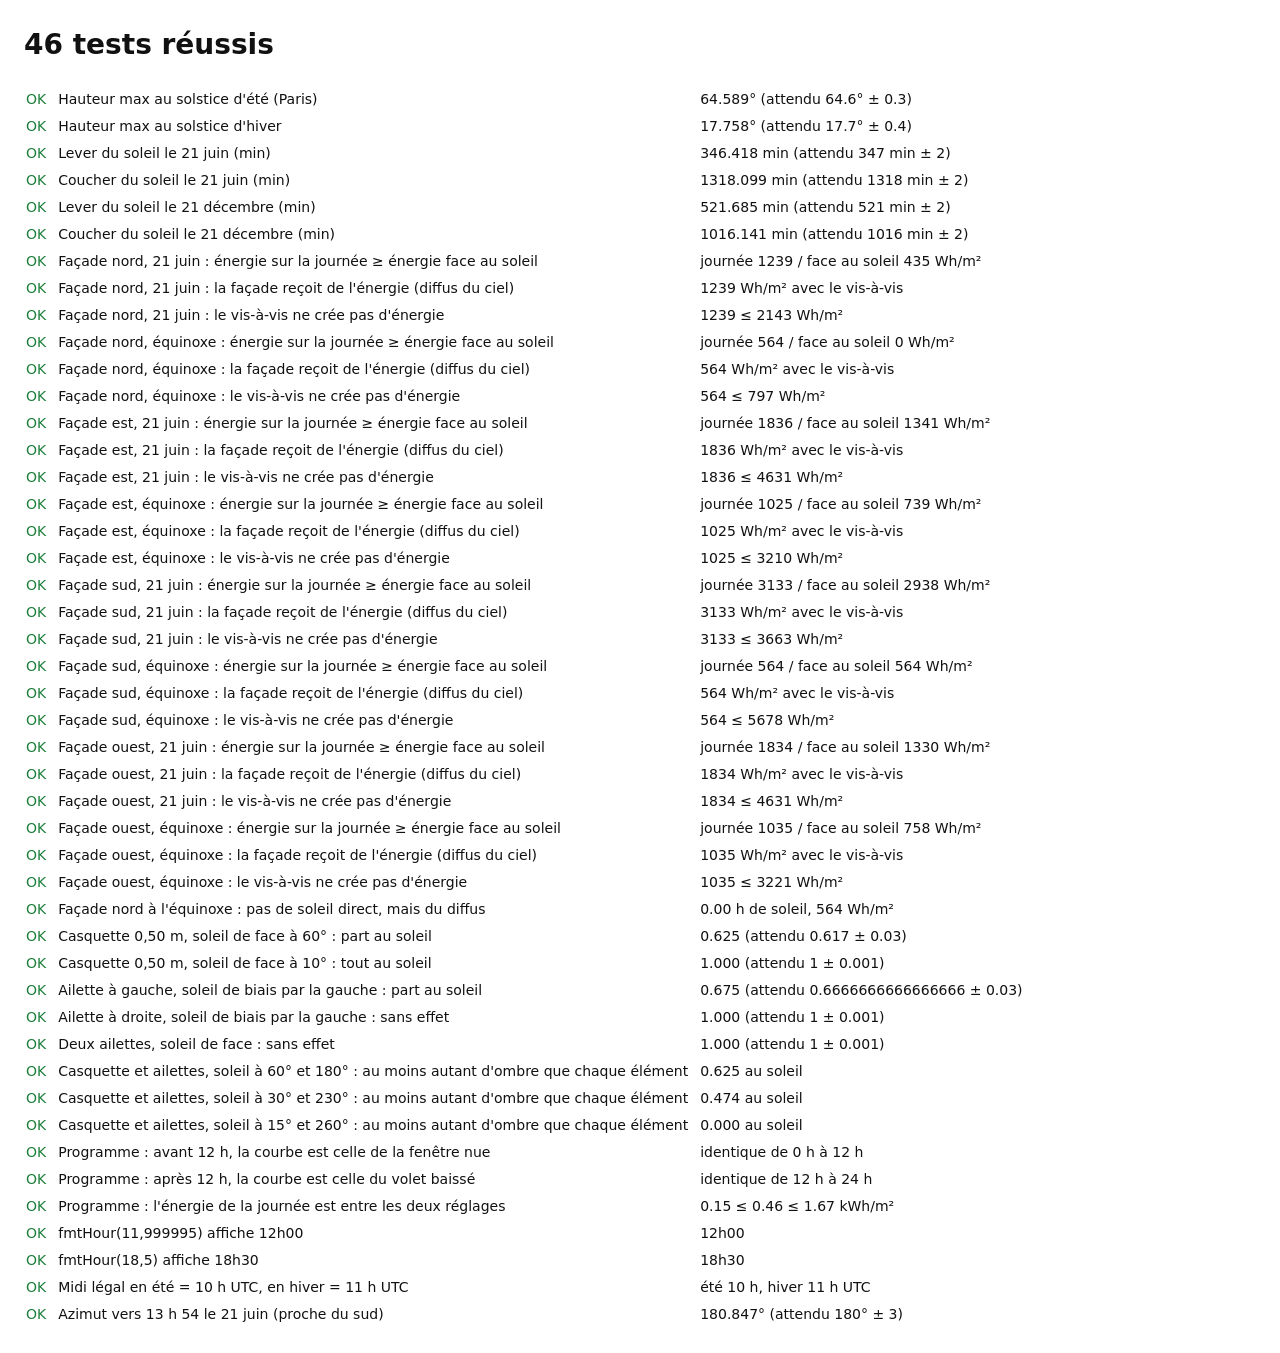
<file: tests/index.html>
<!doctype html>
<html lang="fr">
<head>
  <meta charset="utf-8">
  <title>Tests — Umbra</title>
  <style>
    body { font: 14px/1.5 system-ui, sans-serif; margin: 24px; color: #111; background: #fff; }
    .ok { color: #1b7f3a; } .ko { color: #c0262d; font-weight: 700; }
    td { padding: 2px 10px 2px 0; vertical-align: top; }
  </style>
</head>
<body>
  <h1 id="title">Tests en cours…</h1>
  <table id="out"></table>
  <script type="module">
    // Tests de non-régression : on appelle les fonctions JavaScript du site telles quelles et on
    // compare leurs résultats à des valeurs de référence indépendantes (éphémérides, géométrie).
    import { sunPosition, parisLocalToUTC, sunTimes } from '../js/solar.js';
    import { streetDay, defaultStreet } from '../js/street.js';
    import { fmtHour } from '../js/charts.js';
    import { defaultConfig, makeModel, sunVectorLocal, dailyProfile, integrate } from '../js/shading.js';

    const rows = [];
    const check = (name, ok, detail) => rows.push({ name, ok: !!ok, detail });
    const near = (name, v, ref, tol, unit = '') =>
      check(name, Math.abs(v - ref) <= tol, `${v.toFixed(3)}${unit} (attendu ${ref}${unit} ± ${tol})`);
    const doyOf = (y, m, d) => Math.round((Date.UTC(y, m - 1, d) - Date.UTC(y, 0, 0)) / 86400e3);
    const toMin = (h) => h * 60;

    // --- Position du soleil : hauteur à midi solaire = 90° − φ + δ ---
    {
      const t = sunTimes(2026, doyOf(2026, 6, 21));
      near('Hauteur max au solstice d\'été (Paris)', t.maxAlt, 64.6, 0.3, '°');
      const w = sunTimes(2026, doyOf(2026, 12, 21));
      near('Hauteur max au solstice d\'hiver', w.maxAlt, 17.7, 0.4, '°');
    }
    // --- Lever et coucher : éphémérides pour Paris, 21 juin 2026 (5 h 47, 21 h 58) ---
    {
      const t = sunTimes(2026, doyOf(2026, 6, 21));
      near('Lever du soleil le 21 juin (min)', toMin(t.rise), 5 * 60 + 47, 2, ' min');
      near('Coucher du soleil le 21 juin (min)', toMin(t.set), 21 * 60 + 58, 2, ' min');
      const e = sunTimes(2026, doyOf(2026, 12, 21));
      near('Lever du soleil le 21 décembre (min)', toMin(e.rise), 8 * 60 + 41, 2, ' min');
      near('Coucher du soleil le 21 décembre (min)', toMin(e.set), 16 * 60 + 56, 2, ' min');
    }
    // --- Masque urbain : le cumul de la journée doit compter le diffus et le réfléchi ---
    {
      const base = defaultStreet();
      for (const [label, az] of [['nord', 0], ['est', 90], ['sud', 180], ['ouest', 270]]) {
        for (const [when, doy] of [['21 juin', doyOf(2026, 6, 21)], ['équinoxe', doyOf(2026, 3, 20)]]) {
          const d = streetDay({ ...base, facadeAz: az }, 2026, doy);
          check(`Façade ${label}, ${when} : énergie sur la journée ≥ énergie face au soleil`,
            d.day0 >= d.e0 - 1e-6 && d.day1 >= d.e1 - 1e-6, `journée ${d.day1.toFixed(0)} / face au soleil ${d.e1.toFixed(0)} Wh/m²`);
          check(`Façade ${label}, ${when} : la façade reçoit de l'énergie (diffus du ciel)`, d.day1 > 50, `${d.day1.toFixed(0)} Wh/m² avec le vis-à-vis`);
          check(`Façade ${label}, ${when} : le vis-à-vis ne crée pas d'énergie`, d.day1 <= d.day0 + 1e-6, `${d.day1.toFixed(0)} ≤ ${d.day0.toFixed(0)} Wh/m²`);
        }
      }
      const n = streetDay({ ...base, facadeAz: 0 }, 2026, doyOf(2026, 3, 20));
      check('Façade nord à l\'équinoxe : pas de soleil direct, mais du diffus', n.h0 < 0.2 && n.day1 > 50, `${n.h0.toFixed(2)} h de soleil, ${n.day1.toFixed(0)} Wh/m²`);
    }
    // --- Casquette et ailettes : part du vitrage au soleil, comparée à l'ombre portée
    //     calculée à la main (façade sud, sans tableau, vitrage de 1,20 × 2,00 m) ---
    {
      const base = { ...defaultConfig(), facadeAz: 180, W: 1.2, H: 2, e: 0 };
      const lit = (cfg, alt, az) => makeModel(cfg, 40).mask(sunVectorLocal(alt, az, 180));
      // Casquette de 0,50 m, 10 cm au-dessus de la baie, soleil de face à 60° :
      // ombre de 0,50·tan 60° − 0,10 = 0,766 m sous le haut du vitrage
      const oh = { ...base, type: 'casquette', ohDepth: 0.5, ohGap: 0.1, ohSide: 1 };
      near('Casquette 0,50 m, soleil de face à 60° : part au soleil', lit(oh, 60, 180), 1 - 0.766 / 2, 0.03);
      near('Casquette 0,50 m, soleil de face à 10° : tout au soleil', lit(oh, 10, 180), 1, 0.001);
      // Ailettes de 0,50 m à 10 cm de la baie, soleil rasant venant du sud-ouest (45° de biais) :
      // l'ailette de gauche (vue de la rue, côté ouest) ombre 0,50 − 0,10 = 0,40 m de largeur
      const fins = { ...base, type: 'ailettes', finDepth: 0.5, finGap: 0.1 };
      near('Ailette à gauche, soleil de biais par la gauche : part au soleil', lit({ ...fins, finSide: 'gauche' }, 5, 225), 1 - 0.4 / 1.2, 0.03);
      near('Ailette à droite, soleil de biais par la gauche : sans effet', lit({ ...fins, finSide: 'droite' }, 5, 225), 1, 0.001);
      near('Deux ailettes, soleil de face : sans effet', lit({ ...fins, finSide: 'deux' }, 30, 180), 1, 0.001);
      // Le cadre combiné ombre au moins autant que chacun de ses éléments
      const combo = { ...fins, type: 'combine', finSide: 'deux', ohDepth: oh.ohDepth, ohGap: oh.ohGap, ohSide: oh.ohSide };
      for (const [alt, az] of [[60, 180], [30, 230], [15, 260]]) {
        const c = lit(combo, alt, az);
        check(`Casquette et ailettes, soleil à ${alt}° et ${az}° : au moins autant d'ombre que chaque élément`,
          c <= lit(oh, alt, az) + 1e-9 && c <= lit({ ...fins, finSide: 'deux' }, alt, az) + 1e-9, `${c.toFixed(3)} au soleil`);
      }
    }
    // --- Réglage selon le moment de la journée : la courbe suit le modèle de chaque heure ---
    {
      const base = { ...defaultConfig(), facadeAz: 180 };
      const bare = makeModel({ ...base, type: 'none' }, 8);
      const shut = makeModel({ ...base, type: 'roulant', deploy: 1, ajoure: false }, 8);
      const doy = doyOf(2026, 6, 21);
      const mixed = dailyProfile((h) => (h < 12 ? bare : shut), 2026, doy, 15);
      const a = dailyProfile(bare, 2026, doy, 15);
      const b = dailyProfile(shut, 2026, doy, 15);
      check('Programme : avant 12 h, la courbe est celle de la fenêtre nue',
        mixed.every((p, i) => p.h >= 12 || Math.abs(p.gain - a[i].gain) < 1e-9), 'identique de 0 h à 12 h');
      check('Programme : après 12 h, la courbe est celle du volet baissé',
        mixed.every((p, i) => p.h < 12 || Math.abs(p.gain - b[i].gain) < 1e-9), 'identique de 12 h à 24 h');
      const e = (p) => integrate(p, 'gain');
      check('Programme : l\'énergie de la journée est entre les deux réglages', e(b) <= e(mixed) && e(mixed) <= e(a),
        `${e(b).toFixed(2)} ≤ ${e(mixed).toFixed(2)} ≤ ${e(a).toFixed(2)} kWh/m²`);
    }
    // --- Affichage de l'heure : le curseur donne des valeurs comme 11,99999 ---
    check('fmtHour(11,999995) affiche 12h00', fmtHour(144 * 0.0833333) === '12h00', fmtHour(144 * 0.0833333));
    check('fmtHour(18,5) affiche 18h30', fmtHour(18.5) === '18h30', fmtHour(18.5));
    // --- Cohérence heure légale / UTC (changement d'heure) ---
    {
      const s = new Date(parisLocalToUTC(2026, doyOf(2026, 7, 1), 12)).getUTCHours();
      const w = new Date(parisLocalToUTC(2026, doyOf(2026, 1, 15), 12)).getUTCHours();
      check('Midi légal en été = 10 h UTC, en hiver = 11 h UTC', s === 10 && w === 11, `été ${s} h, hiver ${w} h UTC`);
      const p = sunPosition(parisLocalToUTC(2026, doyOf(2026, 6, 21), 13.9));
      near('Azimut vers 13 h 54 le 21 juin (proche du sud)', p.azimuth, 180, 3, '°');
    }

    const ko = rows.filter((r) => !r.ok).length;
    document.getElementById('out').innerHTML = rows.map((r) => `<tr><td class="${r.ok ? 'ok' : 'ko'}">${r.ok ? 'OK' : 'ÉCHEC'}</td><td>${r.name}</td><td>${r.detail}</td></tr>`).join('');
    document.getElementById('title').textContent = ko ? `${ko} échec(s) sur ${rows.length} tests` : `${rows.length} tests réussis`;
    document.title = ko ? `ECHEC ${ko}/${rows.length}` : `OK ${rows.length}/${rows.length}`;
  </script>
</body>
</html>
</file>
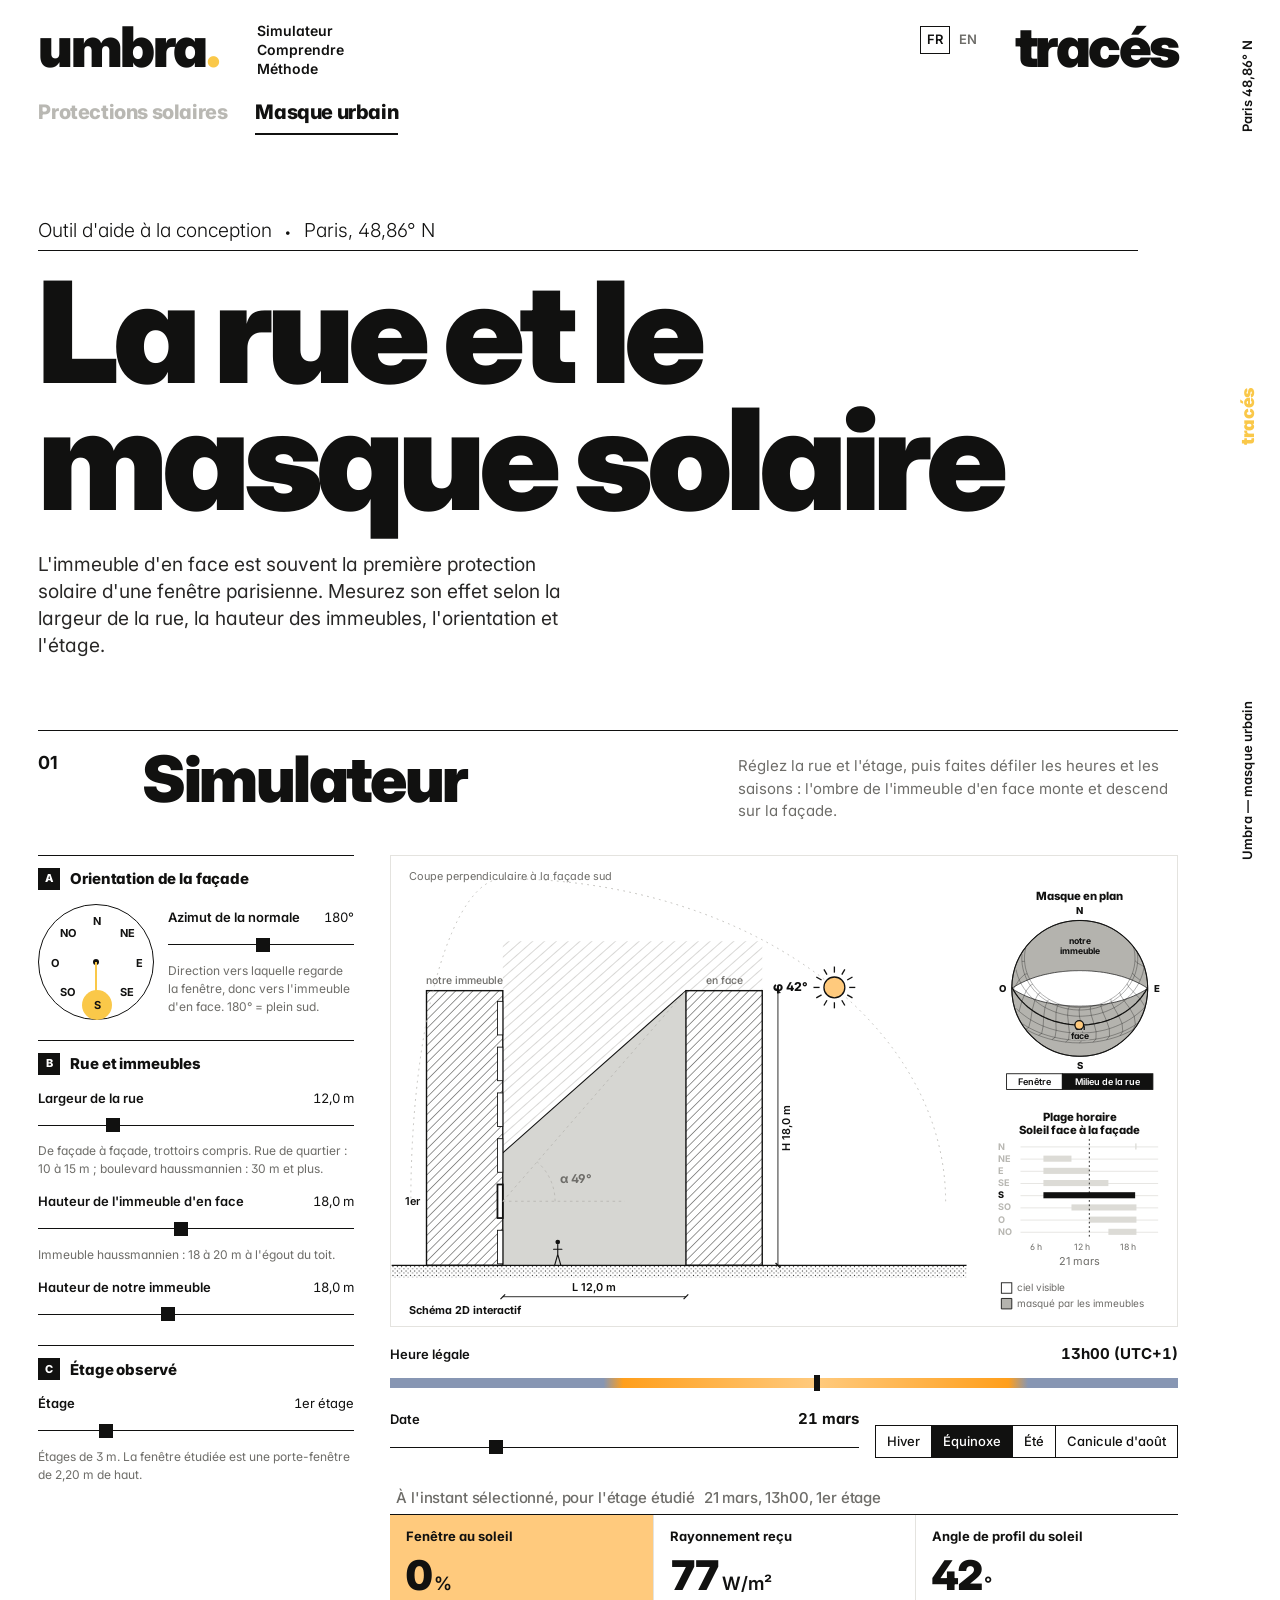
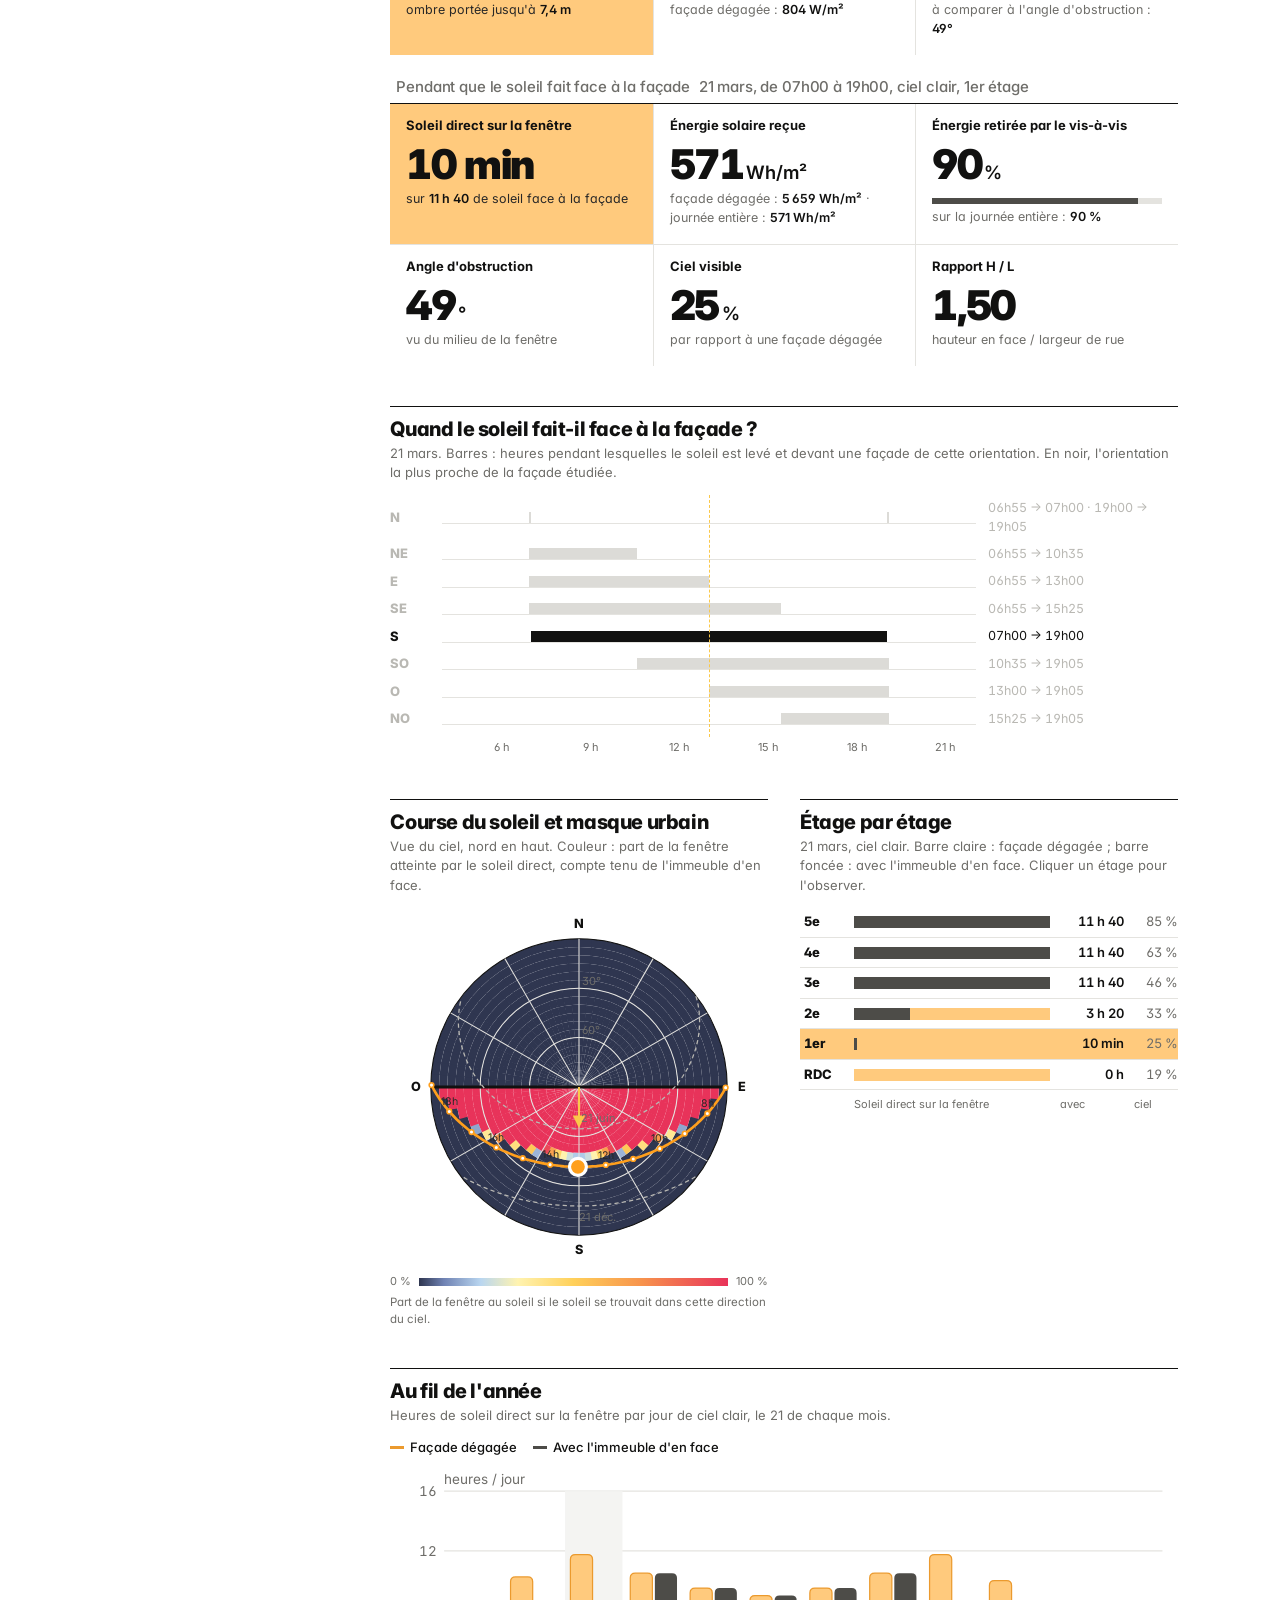
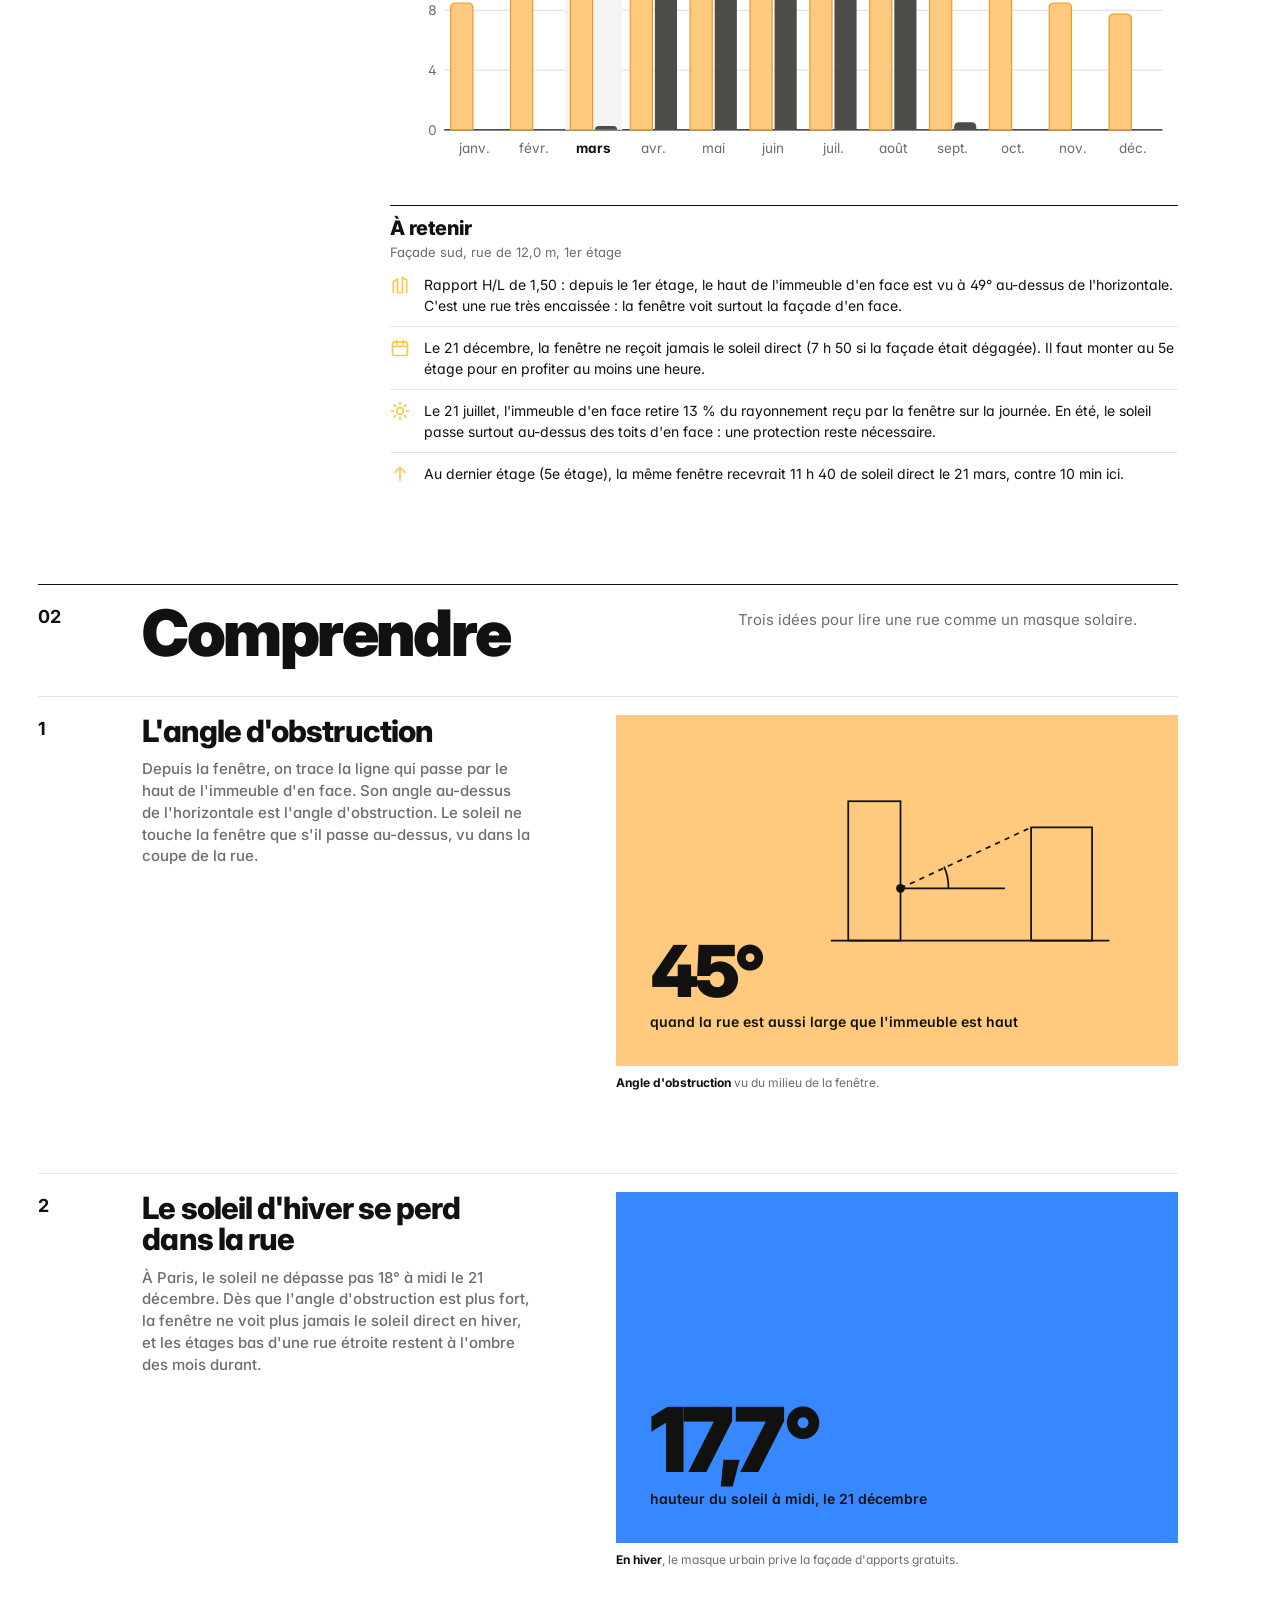
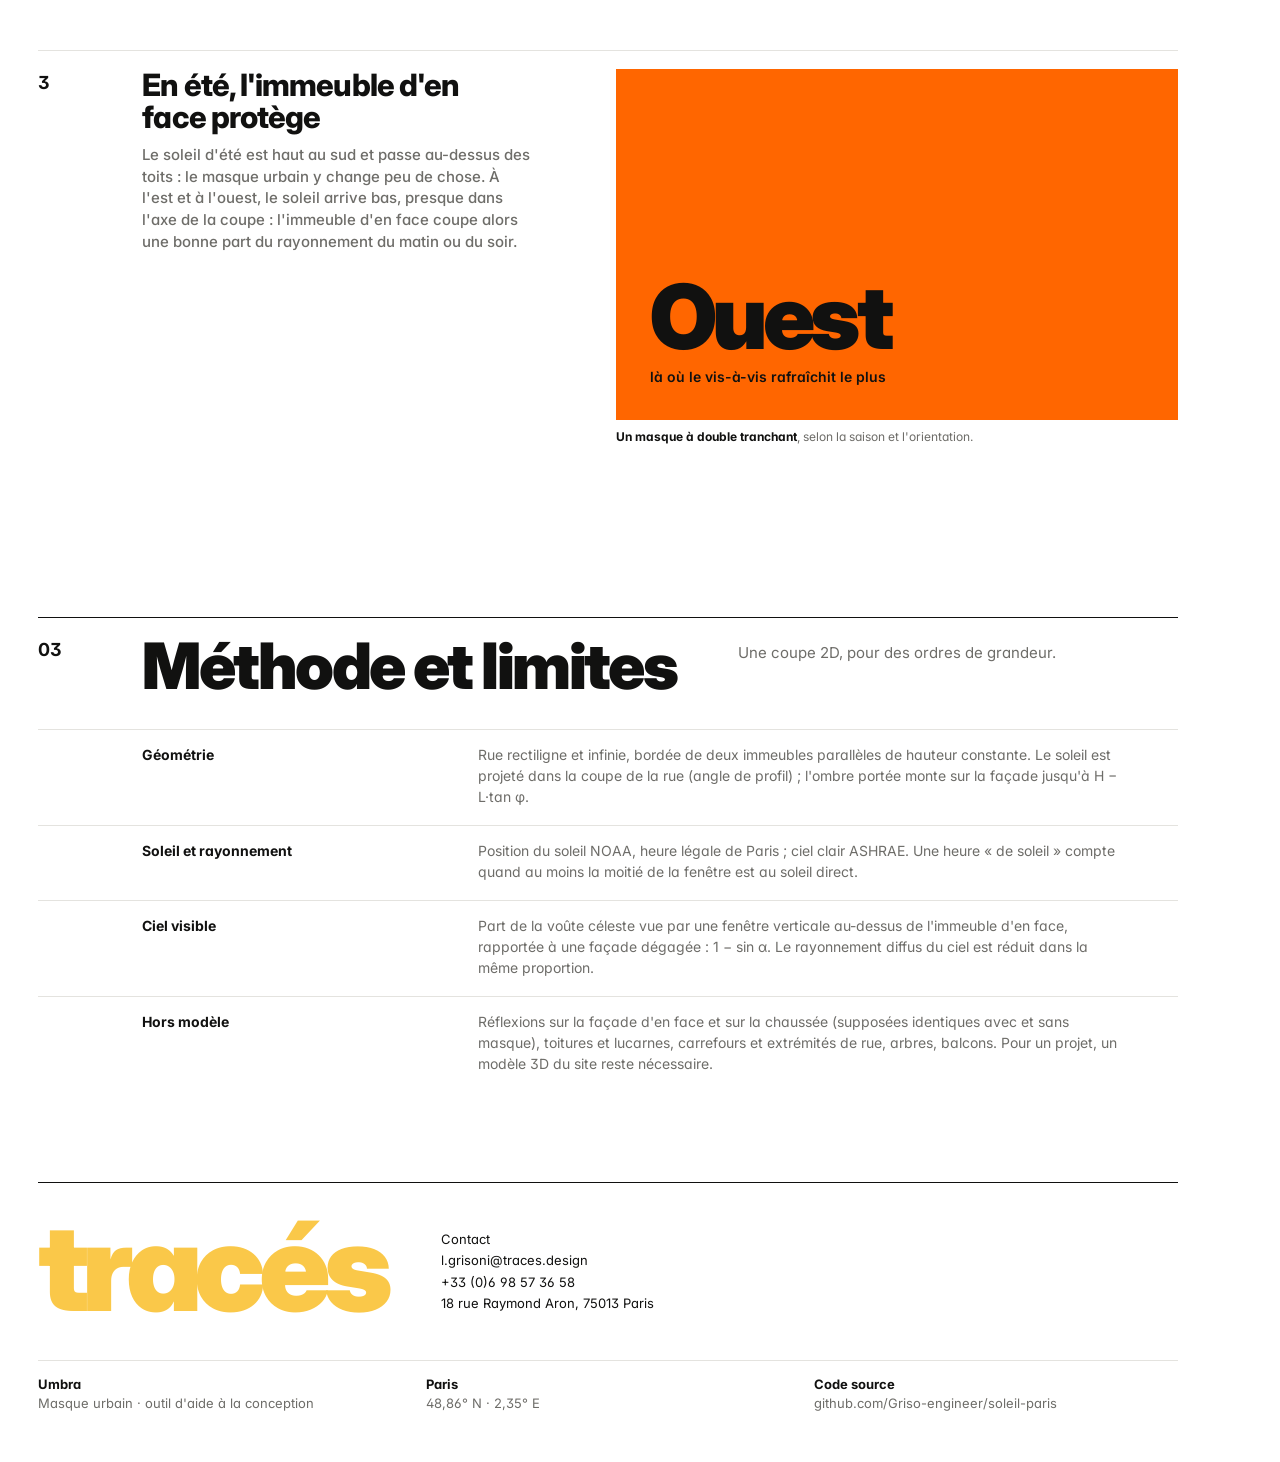
<file: rue.html>
<!doctype html>
<html lang="fr">
<head>
  <meta charset="utf-8">
  <meta name="viewport" content="width=device-width, initial-scale=1">
  <title data-en-title="Overshadowing in the street — Umbra · Tracés">La rue et le masque solaire — Umbra · Tracés</title>
  <meta name="description" content="Outil Tracés d'aide à la conception : le masque solaire de l'immeuble d'en face dans une rue parisienne, selon la largeur de la rue, la hauteur des immeubles et l'étage." data-en="Tracés early-stage design tool: overshadowing from the building opposite in a Parisian street, by street width, building height and floor.">
  <meta name="theme-color" content="#ffffff">
  <meta name="format-detection" content="telephone=no">
  <link rel="icon" href="data:image/svg+xml,%3Csvg xmlns='http://www.w3.org/2000/svg' viewBox='0 0 32 32'%3E%3Crect width='32' height='32' fill='%23FAC849'/%3E%3Ccircle cx='16' cy='16' r='7' fill='%23fff'/%3E%3C/svg%3E">
  <link rel="preconnect" href="https://fonts.googleapis.com">
  <link rel="preconnect" href="https://fonts.gstatic.com" crossorigin>
  <link rel="stylesheet" href="https://fonts.googleapis.com/css2?family=Inter:wght@300;400;500;600;700;800;900&display=swap">
  <link rel="stylesheet" href="css/style.css?v=2">
  <script>document.documentElement.classList.add('js');</script>
</head>
<body>
  <div class="rail" aria-hidden="true">
    <span data-en="Umbra — overshadowing">Umbra — masque urbain</span>
    <b>tracés</b>
    <span data-en="Paris 48.86° N">Paris 48,86° N</span>
  </div>

  <header class="top">
    <div class="top-left">
      <a class="logo logo-app" href="index.html" aria-label="Umbra, accueil" data-en-aria="Umbra, home">umbra<i>.</i></a>
      <nav class="top-nav" aria-label="Sections">
        <a href="#simulateur" data-en="Simulator">Simulateur</a>
        <a href="#comprendre" data-en="Background">Comprendre</a>
        <a href="#methode" data-en="Method">Méthode</a>
      </nav>
    </div>
    <div class="top-right">
      <nav class="lang-switch" aria-label="Langue / Language">
        <a href="?lang=fr" data-lang="fr" lang="fr">FR</a>
        <a href="?lang=en" data-lang="en" lang="en">EN</a>
      </nav>
      <a class="logo" href="index.html" aria-label="Tracés, accueil du simulateur" data-en-aria="Tracés, simulator home">tracés</a>
    </div>
  </header>

  <nav class="tabs" aria-label="Outils" data-en-aria="Tools">
    <a href="index.html" data-en="Solar shading">Protections solaires</a>
    <a href="rue.html" aria-current="page" data-en="Overshadowing">Masque urbain</a>
  </nav>

  <!-- ================= Couverture ================= -->
  <section class="hero hero-compact">
    <div class="hero-meta reveal">
      <span data-en="Early-stage design tool">Outil d'aide à la conception</span><i aria-hidden="true">•</i><span data-en="Paris, 48.86° N">Paris, 48,86° N</span>
    </div>
    <h1 class="hero-title reveal" data-en="Overshadowing<br>in the street">La rue et le<br>masque solaire</h1>
    <p class="hero-lede reveal" data-en="In Paris, the building across the street is often a window’s first line of solar shading. Measure its effect for any street width, building height, orientation and floor.">L'immeuble d'en face est souvent la première protection solaire d'une fenêtre parisienne. Mesurez son effet selon la largeur de la rue, la hauteur des immeubles, l'orientation et l'étage.</p>
  </section>

  <!-- ================= Simulateur ================= -->
  <section id="simulateur" class="block">
    <header class="block-head reveal">
      <span class="num">01</span>
      <h2 data-en="Simulator">Simulateur</h2>
      <p data-en="Set up the street and the floor, then scrub through the hours and seasons: the shadow of the building opposite rises and falls on the façade.">Réglez la rue et l'étage, puis faites défiler les heures et les saisons : l'ombre de l'immeuble d'en face monte et descend sur la façade.</p>
    </header>

    <div class="app">
      <aside class="panel" aria-label="Paramètres" data-en-aria="Settings">
        <section class="group">
          <h3><span class="step">A</span> <span data-en="Façade orientation">Orientation de la façade</span></h3>
          <div class="orient">
            <div class="rose" id="rose" role="radiogroup" aria-label="Orientation"></div>
            <div class="field">
              <label for="facadeAz"><span data-en="Façade azimuth">Azimut de la normale</span> <output id="facadeAzOut"></output></label>
              <input type="range" id="facadeAz" min="0" max="355" step="5">
              <p class="hint" data-en="Direction the window faces, i.e. towards the building opposite. 180° = due south.">Direction vers laquelle regarde la fenêtre, donc vers l'immeuble d'en face. 180° = plein sud.</p>
            </div>
          </div>
        </section>

        <section class="group">
          <h3><span class="step">B</span> <span data-en="Street and buildings">Rue et immeubles</span></h3>
          <div class="field">
            <label for="width"><span data-en="Street width">Largeur de la rue</span> <output id="widthOut"></output></label>
            <input type="range" id="width" min="4" max="40" step="0.5">
            <p class="hint" data-en="Façade to façade, including pavements. Side street: 10–15 m; Haussmann boulevard: 30 m or more.">De façade à façade, trottoirs compris. Rue de quartier : 10 à 15 m ; boulevard haussmannien : 30 m et plus.</p>
          </div>
          <div class="field">
            <label for="hOpp"><span data-en="Height of the building opposite">Hauteur de l'immeuble d'en face</span> <output id="hOppOut"></output></label>
            <input type="range" id="hOpp" min="0" max="40" step="0.5">
            <p class="hint" data-en="Haussmann-era building: 18 to 20 m to the eaves.">Immeuble haussmannien : 18 à 20 m à l'égout du toit.</p>
          </div>
          <div class="field">
            <label for="hOwn"><span data-en="Height of this building">Hauteur de notre immeuble</span> <output id="hOwnOut"></output></label>
            <input type="range" id="hOwn" min="3" max="40" step="0.5">
          </div>
        </section>

        <section class="group">
          <h3><span class="step">C</span> <span data-en="Floor">Étage observé</span></h3>
          <div class="field">
            <label for="floor"><span data-en="Floor">Étage</span> <output id="floorOut"></output></label>
            <input type="range" id="floor" min="0" max="12" step="1">
            <p class="hint" data-en="3 m floor-to-floor height. The window is a 2.20 m high French window.">Étages de 3 m. La fenêtre étudiée est une porte-fenêtre de 2,20 m de haut.</p>
          </div>
        </section>
      </aside>

      <section class="stage">
        <div class="viewer street-view" id="streetView" aria-label="Coupe de la rue" data-en-aria="Street section"></div>
        <div class="timebar">
          <div class="time-row">
            <div class="field grow">
              <label for="hour"><span data-en="Local time">Heure légale</span> <output id="hourOut" class="big"></output></label>
              <input type="range" id="hour" min="0" max="24" step="0.0833333">
            </div>
          </div>
          <div class="time-row">
            <div class="field grow">
              <label for="doy"><span data-en="Date">Date</span> <output id="doyOut" class="big"></output></label>
              <input type="range" id="doy" min="1" max="365" step="1">
            </div>
            <div class="presets" id="presets">
              <button type="button" data-doy="355" data-en="Winter">Hiver</button>
              <button type="button" data-doy="80" data-en="Equinox">Équinoxe</button>
              <button type="button" data-doy="172" data-en="Summer">Été</button>
              <button type="button" data-doy="227" data-en="August heatwave">Canicule d'août</button>
            </div>
          </div>
        </div>
      </section>

      <section class="results" aria-label="Résultats" data-en-aria="Results">
        <section class="kpi-block">
          <h3><span data-en="At the selected time, on the selected floor">À l'instant sélectionné, pour l'étage étudié</span> <span id="kpiNowLabel"></span></h3>
          <div class="kpis" id="kpisNow"></div>
        </section>
        <section class="kpi-block">
          <h3 id="kpiDayTitle"><span data-en="While the sun faces the façade">Pendant que le soleil fait face à la façade</span> <span id="kpiDayLabel"></span></h3>
          <div class="kpis" id="kpisDay"></div>
        </section>

        <article class="card span-2">
          <header class="card-head">
            <div>
              <h3 data-en="When does the sun face the façade?">Quand le soleil fait-il face à la façade ?</h3>
              <p class="sub" id="rangesSub"></p>
            </div>
          </header>
          <div id="ranges"></div>
        </article>

        <article class="card">
          <header class="card-head">
            <div>
              <h3 data-en="Sun path and overshadowing">Course du soleil et masque urbain</h3>
              <p class="sub" data-en="Sky dome in plan, north up. Colour: share of the window in direct sun, allowing for the building opposite.">Vue du ciel, nord en haut. Couleur : part de la fenêtre atteinte par le soleil direct, compte tenu de l'immeuble d'en face.</p>
            </div>
          </header>
          <div class="chart sunpath" id="sunPath"></div>
          <div id="maskLegend"></div>
        </article>

        <article class="card">
          <header class="card-head">
            <div>
              <h3 data-en="Floor by floor">Étage par étage</h3>
              <p class="sub" id="floorsSub"></p>
            </div>
          </header>
          <div id="floors"></div>
        </article>

        <article class="card span-2">
          <header class="card-head">
            <div>
              <h3 data-en="Through the year">Au fil de l'année</h3>
              <p class="sub" data-en="Hours of direct sun on the window per clear-sky day, on the 21st of each month.">Heures de soleil direct sur la fenêtre par jour de ciel clair, le 21 de chaque mois.</p>
            </div>
            <div class="legend">
              <span><i class="sw sw-2"></i><span data-en="Unobstructed façade">Façade dégagée</span></span>
              <span><i class="sw sw-1"></i><span data-en="With the building opposite">Avec l'immeuble d'en face</span></span>
            </div>
          </header>
          <div class="chart" id="monthChart"></div>
        </article>

        <article class="card span-2">
          <header class="card-head">
            <div>
              <h3 data-en="Key takeaways">À retenir</h3>
              <p class="sub" id="insightSub"></p>
            </div>
          </header>
          <div class="insights" id="insights"></div>
        </article>
      </section>
    </div>
  </section>

  <!-- ================= Comprendre ================= -->
  <section id="comprendre" class="block">
    <header class="block-head reveal">
      <span class="num">02</span>
      <h2 data-en="Background">Comprendre</h2>
      <p data-en="Three principles for reading a street as a source of shade.">Trois idées pour lire une rue comme un masque solaire.</p>
    </header>
    <ol class="story">
      <li class="story-item">
        <span class="story-num">1</span>
        <div class="story-text reveal">
          <h3 data-en="The obstruction angle">L'angle d'obstruction</h3>
          <p data-en="From the window, draw a line to the roofline opposite. Its angle above the horizontal is the obstruction angle: in the street section, the sun reaches the window only when it is higher than this line.">Depuis la fenêtre, on trace la ligne qui passe par le haut de l'immeuble d'en face. Son angle au-dessus de l'horizontale est l'angle d'obstruction. Le soleil ne touche la fenêtre que s'il passe au-dessus, vu dans la coupe de la rue.</p>
        </div>
        <figure class="story-fig reveal" style="--fig: var(--c-sun)">
          <svg viewBox="0 0 400 260" aria-hidden="true" class="fig-svg">
            <line x1="40" y1="220" x2="360" y2="220" />
            <rect x="60" y="60" width="60" height="160" />
            <rect x="270" y="90" width="70" height="130" />
            <line x1="120" y1="160" x2="270" y2="90" stroke-dasharray="6 6" />
            <line x1="120" y1="160" x2="240" y2="160" />
            <path d="M175 160 A55 55 0 0 0 170 135" />
            <circle cx="120" cy="160" r="5" class="dot" />
          </svg>
          <div class="fig-stat"><b>45°</b><span data-en="when the street is as wide as the building is high">quand la rue est aussi large que l'immeuble est haut</span></div>
          <figcaption data-en="&lt;b&gt;Obstruction angle&lt;/b&gt; seen from the middle of the window."><b>Angle d'obstruction</b> vu du milieu de la fenêtre.</figcaption>
        </figure>
      </li>
      <li class="story-item">
        <span class="story-num">2</span>
        <div class="story-text reveal">
          <h3 data-en="Winter sun rarely reaches the street">Le soleil d'hiver se perd dans la rue</h3>
          <p data-en="In Paris, the sun rises no higher than 18° at noon on 21 December. As soon as the obstruction angle is steeper, the window never sees direct sun in winter, and the lower floors of a narrow street stay in shade for months.">À Paris, le soleil ne dépasse pas 18° à midi le 21 décembre. Dès que l'angle d'obstruction est plus fort, la fenêtre ne voit plus jamais le soleil direct en hiver, et les étages bas d'une rue étroite restent à l'ombre des mois durant.</p>
        </div>
        <figure class="story-fig reveal" style="--fig: var(--c-blue)">
          <div class="fig-stat hero"><b data-en="17.7°">17,7°</b><span data-en="sun height at noon, 21 December">hauteur du soleil à midi, le 21 décembre</span></div>
          <figcaption data-en="&lt;b&gt;In winter&lt;/b&gt;, overshadowing deprives the façade of free solar gains."><b>En hiver</b>, le masque urbain prive la façade d'apports gratuits.</figcaption>
        </figure>
      </li>
      <li class="story-item">
        <span class="story-num">3</span>
        <div class="story-text reveal">
          <h3 data-en="In summer, the building opposite provides shade">En été, l'immeuble d'en face protège</h3>
          <p data-en="To the south, the summer sun is high and clears the roofs: overshadowing makes little difference. To the east and west, the sun is low and almost in the plane of the section, so the building opposite cuts out much of the morning or evening radiation.">Le soleil d'été est haut au sud et passe au-dessus des toits : le masque urbain y change peu de chose. À l'est et à l'ouest, le soleil arrive bas, presque dans l'axe de la coupe : l'immeuble d'en face coupe alors une bonne part du rayonnement du matin ou du soir.</p>
        </div>
        <figure class="story-fig reveal" style="--fig: var(--c-orange)">
          <div class="fig-stat hero"><b data-en="West">Ouest</b><span data-en="where the building opposite does most against overheating">là où le vis-à-vis rafraîchit le plus</span></div>
          <figcaption data-en="&lt;b&gt;A mixed blessing&lt;/b&gt;, depending on season and orientation."><b>Un masque à double tranchant</b>, selon la saison et l'orientation.</figcaption>
        </figure>
      </li>
    </ol>
  </section>

  <!-- ================= Méthode ================= -->
  <section id="methode" class="block">
    <header class="block-head reveal">
      <span class="num">03</span>
      <h2 data-en="Method and limitations">Méthode et limites</h2>
      <p data-en="A 2D section, for orders of magnitude only.">Une coupe 2D, pour des ordres de grandeur.</p>
    </header>
    <dl class="facts">
      <div class="reveal"><dt data-en="Geometry">Géométrie</dt><dd data-en="Straight, infinite street lined by two parallel buildings of constant height. The sun is projected into the street section (profile angle); the cast shadow rises on the façade up to H − W·tan φ.">Rue rectiligne et infinie, bordée de deux immeubles parallèles de hauteur constante. Le soleil est projeté dans la coupe de la rue (angle de profil) ; l'ombre portée monte sur la façade jusqu'à H − L·tan φ.</dd></div>
      <div class="reveal"><dt data-en="Sun and radiation">Soleil et rayonnement</dt><dd data-en="NOAA sun position, Paris local time; ASHRAE clear sky. An hour “of sun” counts when at least half the window is in direct sun.">Position du soleil NOAA, heure légale de Paris ; ciel clair ASHRAE. Une heure « de soleil » compte quand au moins la moitié de la fenêtre est au soleil direct.</dd></div>
      <div class="reveal"><dt data-en="Visible sky">Ciel visible</dt><dd data-en="Share of the sky vault visible from a vertical window above the roofline opposite, relative to an unobstructed façade: 1 − sin α. Diffuse sky radiation is reduced in the same proportion.">Part de la voûte céleste vue par une fenêtre verticale au-dessus de l'immeuble d'en face, rapportée à une façade dégagée : 1 − sin α. Le rayonnement diffus du ciel est réduit dans la même proportion.</dd></div>
      <div class="reveal"><dt data-en="Out of scope">Hors modèle</dt><dd data-en="Reflections from the façade opposite and the roadway (assumed unchanged with and without obstruction), roofs and dormers, junctions and street ends, trees, balconies. For an actual project, a 3D site model is still required.">Réflexions sur la façade d'en face et sur la chaussée (supposées identiques avec et sans masque), toitures et lucarnes, carrefours et extrémités de rue, arbres, balcons. Pour un projet, un modèle 3D du site reste nécessaire.</dd></div>
    </dl>
  </section>

  <footer class="foot">
    <div class="foot-top">
      <div class="foot-logo">tracés</div>
      <address class="foot-contact">
        <b>Contact</b>
        <a href="mailto:l.grisoni@traces.design">l.grisoni@traces.design</a>
        <span>+33 (0)6 98 57 36 58</span>
        <span>18 rue Raymond Aron, 75013 Paris</span>
      </address>
    </div>
    <div class="foot-cols">
      <div><b>Umbra</b><span data-en="Overshadowing · early-stage design tool">Masque urbain · outil d'aide à la conception</span></div>
      <div><b>Paris</b><span data-en="48.86° N · 2.35° E">48,86° N · 2,35° E</span></div>
      <div><b data-en="Source code">Code source</b><a href="https://github.com/Griso-engineer/soleil-paris">github.com/Griso-engineer/soleil-paris</a></div>
    </div>
  </footer>

  <script type="module" src="js/reveal.js"></script>
  <script type="module" src="js/rue.js"></script>
</body>
</html>
</file>
<file: css/style.css>
/* Identité Tracés : blanc, encre noire, Inter très gras, filets fins,
   aplats de couleur franche. */
:root {
  color-scheme: light;
  --paper: #ffffff;
  --paper-2: #f4f4f2;
  --ink: #111110;
  --ink-2: #292827;
  --muted: #6e6d69;
  --faint: #b9b8b3;
  --line: #e4e3df;
  --rule: #111110;

  --c-coral: #fac849;   /* logo */
  --c-red: #fa554f;  /* rouge sémantique : échecs, erreurs, négatif */
  --c-coral-2: #fbd46e; /* aplat */
  --c-sun: #ffca7d;
  --c-orange: #ff6600;
  --c-blue: #3788ff;

  /* Graphiques : le soleil en jaune, ce qui entre malgré la protection en graphite,
     dans la logique du dessin 3D (noir et blanc, le soleil seul en couleur). */
  --series-1: #4d4c48;               /* avec protection */
  --series-1-soft: rgba(77, 76, 72, 0.10);
  --series-2: #ffca7d;               /* sans protection (aplat) */
  --series-2-line: #eb9a2e;          /* sans protection (trait, plus soutenu pour se lire sur blanc) */
  --sun: #ff9f1c;

  --font: "Inter", system-ui, -apple-system, "Segoe UI", Roboto, sans-serif;
  --pad: clamp(16px, 3vw, 40px);
  --rail: 64px;
}

* { box-sizing: border-box; }
html { scroll-behavior: smooth; }
body {
  margin: 0;
  background: var(--paper);
  color: var(--ink);
  font: 400 15px/1.5 var(--font);
  font-feature-settings: "ss01", "cv11";
  -webkit-font-smoothing: antialiased;
}
h1, h2, h3 { margin: 0; line-height: 1.05; }
p { margin: 0; }
button, input, select { font: inherit; color: inherit; }
a { color: inherit; }
sub { font-size: 0.7em; }
@media (min-width: 981px) {
  body { padding-right: var(--rail); }
}

/* ---------- Libellé vertical ---------- */
.rail {
  position: fixed; top: 0; right: 0; bottom: 0; width: var(--rail); z-index: 30;
  /* En écriture verticale, l'axe « row » est vertical. */
  display: flex; flex-direction: row; justify-content: space-between; align-items: center;
  padding: 40px 0;
  writing-mode: vertical-rl; transform: rotate(180deg);
  font-size: 13px; font-weight: 600; letter-spacing: 0.01em;
  background: var(--paper);
  pointer-events: none;
}
.rail b { color: var(--c-coral); font-weight: 900; font-size: 18px; letter-spacing: -0.02em; }
@media (max-width: 980px) { .rail { display: none; } }

/* ---------- En-tête ---------- */
.top {
  display: flex; justify-content: space-between; align-items: flex-start;
  padding: 22px var(--pad) 0;
}
.top-left { display: flex; align-items: flex-start; gap: clamp(20px, 3vw, 44px); }
.logo-app i { font-style: normal; color: var(--c-coral); }
.top-nav { display: flex; flex-direction: column; gap: 0; }
.top-nav a { text-decoration: none; font-size: 14px; font-weight: 600; line-height: 1.35; }
.top-nav a:hover { color: var(--c-coral); }
.logo {
  font-weight: 900; font-size: clamp(34px, 4.4vw, 56px); letter-spacing: -0.045em; line-height: 0.9;
  color: var(--ink); text-decoration: none;
}
.top-right { display: flex; align-items: flex-start; gap: clamp(16px, 2.4vw, 32px); }
.lang-switch { display: flex; gap: 2px; font-size: 13px; font-weight: 600; padding-top: 4px; }
.lang-switch a {
  text-decoration: none; padding: 3px 6px; color: var(--muted, #888);
  border: 1px solid transparent;
}
.lang-switch a:hover { color: var(--ink); }
.lang-switch a[aria-current="true"] { color: var(--ink); border-color: var(--ink); }
@media (max-width: 600px) { .top-nav { display: none; } }

/* ---------- Couverture ---------- */
.hero { padding: clamp(80px, 16vh, 180px) var(--pad) clamp(48px, 8vh, 96px); }
.hero-meta {
  display: flex; gap: 12px; align-items: baseline;
  font-size: clamp(15px, 1.5vw, 20px); font-weight: 300;
  padding-bottom: 6px; border-bottom: 1px solid var(--rule); max-width: 1100px;
}
.hero-meta i { font-style: normal; font-size: 0.7em; }
.hero-title {
  font-weight: 900; font-size: clamp(64px, 11vw, 176px); letter-spacing: -0.045em; line-height: 0.9;
  margin-top: 18px;
}
.hero-lede { max-width: 560px; margin-top: 28px; font-size: clamp(17px, 1.5vw, 21px); line-height: 1.4; color: var(--ink-2); }

/* ---------- Manifeste (texte révélé au défilement) ---------- */
.manifesto {
  display: grid; grid-template-columns: minmax(80px, 1fr) 3fr; gap: 24px;
  padding: clamp(48px, 10vh, 120px) var(--pad) clamp(72px, 14vh, 160px);
  border-top: 1px solid var(--rule);
}
.manifesto-label { font-weight: 700; font-size: 14px; padding-top: 0.6em; }
.manifesto-text {
  font-weight: 600; font-size: clamp(26px, 3.3vw, 50px); line-height: 1.12; letter-spacing: -0.025em;
  max-width: 22em;
}
.manifesto-text .w { color: var(--faint); transition: color 0.25s linear; }
.manifesto-text .w.on { color: var(--ink); }

/* ---------- Blocs numérotés ---------- */
.block { padding: 0 var(--pad) clamp(56px, 10vh, 120px); }
.block-head {
  display: grid; grid-template-columns: 80px minmax(0, 1.3fr) minmax(0, 1fr); gap: 24px; align-items: start;
  border-top: 1px solid var(--rule); padding: 18px 0 32px;
}
.block-head .num { font-weight: 700; font-size: 18px; }
.block-head h2 { font-weight: 900; font-size: clamp(36px, 5vw, 72px); letter-spacing: -0.04em; line-height: 0.95; }
.block-head p { color: var(--muted); font-size: 15px; max-width: 36em; padding-top: 6px; }

/* ---------- Simulateur ---------- */
.app {
  display: grid;
  grid-template-columns: 320px minmax(0, 1fr);
  grid-template-areas: "panel stage" "panel results";
  column-gap: 32px; row-gap: 32px;
  align-items: start;
}
.panel { grid-area: panel; position: sticky; top: 16px; max-height: calc(100vh - 32px); overflow-y: auto; scrollbar-width: thin; padding-right: 4px; }
.stage { grid-area: stage; }
.results { grid-area: results; }

.group { padding: 12px 0 20px; border-top: 1px solid var(--rule); }
.group h3 { font-size: 15px; font-weight: 800; letter-spacing: -0.01em; display: flex; align-items: center; gap: 10px; margin-bottom: 14px; }
.step {
  display: inline-grid; place-items: center; width: 22px; height: 22px;
  background: var(--ink); color: var(--paper); font-size: 11px; font-weight: 800;
}

/* Champs */
.field { display: flex; flex-direction: column; gap: 6px; margin-bottom: 14px; }
.field:last-child { margin-bottom: 0; }
.field.grow { flex: 1; margin: 0; }
.field-row { display: grid; grid-template-columns: 1fr 1fr; gap: 14px; }
.field label, .field .label { font-size: 13px; font-weight: 600; display: flex; justify-content: space-between; align-items: baseline; gap: 8px; }
.field output { font-weight: 400; font-variant-numeric: tabular-nums; }
.field output.big { font-size: 15px; font-weight: 700; }
.field.check label { justify-content: flex-start; gap: 8px; align-items: center; font-weight: 400; }
.hint { font-size: 12px; color: var(--muted); }
select {
  width: 100%; padding: 8px 10px; border: 1px solid var(--rule); border-radius: 0; background: var(--paper);
  font-size: 14px;
}

input[type="range"] { -webkit-appearance: none; appearance: none; width: 100%; height: 22px; background: transparent; margin: 0; cursor: pointer; }
input[type="range"]::-webkit-slider-runnable-track { height: 1px; background: var(--ink); }
input[type="range"]::-moz-range-track { height: 1px; background: var(--ink); }
input[type="range"]::-webkit-slider-thumb {
  -webkit-appearance: none; width: 14px; height: 14px; margin-top: -6.5px; border-radius: 0;
  background: var(--ink); border: 0;
}
input[type="range"]::-moz-range-thumb { width: 14px; height: 14px; border-radius: 0; background: var(--ink); border: 0; }
input[type="range"]:focus-visible { outline: 2px solid var(--c-coral); outline-offset: 3px; }
#hour::-webkit-slider-runnable-track { background: var(--day-gradient, var(--ink)); height: 10px; }
#hour::-webkit-slider-thumb { margin-top: -3px; height: 16px; width: 6px; }
#hour::-moz-range-track { background: var(--day-gradient, var(--ink)); height: 10px; }
#hour::-moz-range-thumb { height: 16px; width: 6px; }

.seg { display: inline-flex; flex-wrap: wrap; border: 1px solid var(--rule); }
.seg button {
  border: 0; background: transparent; padding: 6px 11px; border-radius: 0;
  font-size: 13px; font-weight: 500; cursor: pointer;
}
.seg button + button { border-left: 1px solid var(--rule); }
.seg button:hover { background: var(--paper-2); }
.seg button[aria-pressed="true"] { background: var(--ink); color: var(--paper); }
.seg button:focus-visible, .types button:focus-visible, .rose button:focus-visible, .presets button:focus-visible, .play:focus-visible {
  outline: 2px solid var(--c-coral); outline-offset: 2px;
}

/* Orientation */
.orient { display: grid; grid-template-columns: 116px 1fr; gap: 14px; align-items: center; }
.rose { position: relative; width: 116px; height: 116px; border-radius: 50%; border: 1px solid var(--rule); }
.rose::after { content: ""; position: absolute; left: 50%; top: 50%; width: 6px; height: 6px; margin: -3px; background: var(--ink); border-radius: 50%; }
.rose button {
  position: absolute; width: 30px; height: 30px; margin: -15px; border-radius: 50%;
  border: 0; background: transparent; font-size: 11px; font-weight: 700; cursor: pointer;
}
.rose button:hover { background: var(--paper-2); }
.rose button[aria-pressed="true"] { background: var(--c-coral); color: var(--ink); }
.rose .needle {
  position: absolute; left: 50%; top: 50%; width: 2px; height: 36px; margin-left: -1px;
  background: var(--c-coral); transform-origin: 50% 0; z-index: 1;
}

/* Types de protection */
.types { display: grid; grid-template-columns: repeat(2, 1fr); gap: 0; border-top: 1px solid var(--line); border-left: 1px solid var(--line); }
.types button {
  display: flex; align-items: center; gap: 8px; border: 0; border-right: 1px solid var(--line); border-bottom: 1px solid var(--line);
  background: var(--paper); border-radius: 0; padding: 8px; text-align: left; font-size: 13px; font-weight: 500; cursor: pointer; line-height: 1.2;
}
.types button:hover { background: var(--paper-2); }
.types button[aria-pressed="true"] { background: var(--ink); color: var(--paper); }
.types svg { width: 24px; height: 24px; flex: none; fill: none; stroke: currentColor; stroke-width: 1.4; stroke-linecap: square; stroke-linejoin: miter; }
.type-desc { font-size: 13px; color: var(--muted); margin: 12px 0 16px; min-height: 3em; }
.params .field[hidden] { display: none; }

/* Réglage selon le moment de la journée */
.slots[hidden], .slot-marks[hidden] { display: none; }
.slots { margin: 4px 0 18px; }
.slot-tabs { display: grid; grid-template-columns: repeat(3, 1fr); border-top: 1px solid var(--line); border-left: 1px solid var(--line); margin-bottom: 14px; }
.slot-tabs button {
  display: flex; flex-direction: column; align-items: flex-start; gap: 2px; border: 0; border-right: 1px solid var(--line); border-bottom: 1px solid var(--line);
  background: var(--paper); border-radius: 0; padding: 8px; text-align: left; font-size: 12px; cursor: pointer; line-height: 1.2; color: var(--ink);
}
.slot-tabs button b { font-size: 13px; }
.slot-tabs .slot-time { font-variant-numeric: tabular-nums; }
.slot-tabs .slot-type { color: var(--muted); }
.slot-tabs button:hover { background: var(--paper-2); }
.slot-tabs button[aria-pressed="true"] { background: var(--ink); color: var(--paper); }
.slot-tabs button[aria-pressed="true"] .slot-type { color: inherit; opacity: 0.75; }
.slot-tabs button:focus-visible { outline: 2px solid var(--c-coral); outline-offset: -2px; }
.slot-editing { font-size: 13px; font-weight: 700; margin: 12px 0 0; padding-top: 10px; border-top: 1px solid var(--rule); }
.slot-marks { position: relative; height: 16px; font-size: 11px; color: var(--muted); }
.slot-marks i { position: absolute; top: -12px; width: 1px; height: 14px; background: var(--ink); }
.slot-marks span { position: absolute; top: 2px; transform: translateX(-50%); white-space: nowrap; }
.slot-marks span.on { color: var(--ink); font-weight: 700; }

/* Vue 3D */
.viewer {
  position: relative; height: min(60vh, 600px); min-height: 320px; overflow: hidden;
  background: #ffffff; border: 1px solid var(--line);
}
.viewer canvas { display: block; width: 100%; height: 100%; touch-action: none; }
.seg-float { position: absolute; top: 14px; left: 14px; z-index: 2; background: var(--paper); }
.sun-badge {
  position: relative; z-index: 2;
  background: var(--paper); color: var(--ink); padding: 10px 12px; font-size: 13px; line-height: 1.45;
  font-variant-numeric: tabular-nums; max-width: 250px;
}
.sun-badge strong { display: block; font-size: 15px; font-weight: 800; letter-spacing: -0.01em; }
.sun-badge .tag { display: inline-block; margin-top: 6px; padding: 2px 8px; font-size: 12px; font-weight: 600; }
.tag-sun { background: var(--c-sun); color: var(--ink); }
.tag-shade { background: var(--paper-2); color: var(--ink); }
.tag-night { background: #dfe4ee; color: var(--ink); }
.viewer-hint {
  position: absolute; bottom: 12px; left: 14px; z-index: 2; font-size: 12px;
  background: var(--paper); padding: 2px 8px; pointer-events: none;
}

/* Temps */
.timebar { padding: 16px 0 0; display: grid; gap: 14px; }
.time-row { display: flex; align-items: flex-end; gap: 16px; }
.play {
  width: 42px; height: 42px; flex: none; border: 0; border-radius: 0; cursor: pointer;
  background: var(--c-coral); color: var(--ink); display: grid; place-items: center;
}
.play:hover { background: var(--ink); color: var(--paper); }
.play svg { width: 18px; height: 18px; fill: currentColor; }
.play .ico-pause { display: none; }
.play.is-playing .ico-play { display: none; }
.play.is-playing .ico-pause { display: block; }
.presets { display: flex; flex-wrap: wrap; border: 1px solid var(--rule); }
.presets button { border: 0; background: var(--paper); padding: 6px 11px; font-size: 13px; font-weight: 500; cursor: pointer; }
.presets button + button { border-left: 1px solid var(--rule); }
.presets button:hover { background: var(--paper-2); }
.presets button[aria-pressed="true"] { background: var(--ink); color: var(--paper); }

/* Résultats */
.results { display: grid; grid-template-columns: repeat(2, minmax(0, 1fr)); column-gap: 32px; row-gap: 40px; }
.span-2 { grid-column: span 2; }
.kpi-block { grid-column: span 2; }
.kpi-block + .kpi-block { margin-top: -16px; }
.kpi-block h3 { font-size: 15px; font-weight: 800; letter-spacing: -0.01em; margin-bottom: 8px; }
.kpi-block h3 span { font-weight: 500; color: var(--muted); margin-left: 6px; }
.kpis { display: grid; grid-template-columns: repeat(3, minmax(0, 1fr)); border-top: 1px solid var(--rule); }
.kpi { padding: 12px 16px 16px; min-width: 0; border-left: 1px solid var(--line); }
.kpi:nth-child(3n+1) { border-left: 0; }
.kpi:nth-child(n+4) { border-top: 1px solid var(--line); }
.kpi-wide .k-note { margin-top: 8px; line-height: 1.45; }
.kpi .k-label { font-size: 13px; font-weight: 700; }
.kpi .k-value { font-size: clamp(30px, 3.2vw, 46px); font-weight: 900; letter-spacing: -0.04em; line-height: 1.05; margin-top: 8px; font-variant-numeric: tabular-nums; }
.kpi .k-value small { font-size: 0.45em; font-weight: 600; letter-spacing: 0; margin-left: 3px; }
.kpi .k-note { font-size: 12.5px; color: var(--muted); margin-top: 4px; }
.kpi .k-note b { color: var(--ink); font-weight: 600; }
.kpi.hero { background: var(--c-sun); border-left: 0; }
.kpi.hero .k-note { color: var(--ink-2); }
.meter { height: 6px; background: var(--line); margin-top: 12px; }
.meter i { display: block; height: 100%; background: var(--series-1); }

.card { min-width: 0; border-top: 1px solid var(--rule); padding-top: 12px; }
.card-head { display: flex; justify-content: space-between; align-items: flex-start; gap: 12px; margin-bottom: 12px; flex-wrap: wrap; }
.card h3 { font-size: 20px; font-weight: 800; letter-spacing: -0.02em; }
.sub { margin-top: 4px; font-size: 13px; color: var(--muted); max-width: 60em; }
.legend { display: flex; gap: 16px; font-size: 13px; font-weight: 500; }
.legend span { display: inline-flex; align-items: center; gap: 6px; }
.sw { display: inline-block; width: 14px; height: 3px; }
.sw-1 { background: var(--series-1); }
.sw-2 { background: var(--series-2-line); }

.chart { width: 100%; }
.chart-svg { width: 100%; height: auto; display: block; overflow: visible; font-family: var(--font); }
.grid { stroke: var(--line); stroke-width: 1; }
.axis { stroke: var(--ink); stroke-width: 1; }
.tick { fill: var(--muted); font-size: 11px; font-variant-numeric: tabular-nums; }
.tick-strong { fill: var(--ink); font-weight: 700; }
.line-1 { fill: none; stroke: var(--series-1); stroke-width: 2; stroke-linejoin: round; }
.line-2 { fill: none; stroke: var(--series-2-line); stroke-width: 2; stroke-linejoin: round; }
.area-1 { fill: var(--series-1-soft); }
.direct-label { fill: var(--ink); font-size: 11.5px; font-weight: 500; }
.now { stroke: var(--ink); stroke-width: 1; stroke-dasharray: 3 3; }
.cross { stroke: var(--ink); stroke-width: 1; }
.dot-1 { fill: var(--series-1); stroke: var(--paper); stroke-width: 2; }
.dot-2 { fill: var(--series-2-line); stroke: var(--paper); stroke-width: 2; }
.bar-1 { fill: var(--series-1); }
.bar-2 { fill: var(--series-2); stroke: var(--series-2-line); stroke-width: 1; }
.month-hl { fill: var(--paper-2); }

.totals { display: flex; flex-wrap: wrap; gap: 6px 24px; margin-top: 12px; font-size: 13.5px; color: var(--muted); }
.totals b { color: var(--ink); font-weight: 700; font-variant-numeric: tabular-nums; }

/* Diagramme solaire */
.sunpath { max-width: 360px; margin: 0 auto; }
.sp-back { fill: var(--paper-2); }
.sp-ring { fill: none; stroke: var(--line); }
.sp-horizon { stroke: var(--ink); }
.sp-ray { stroke: var(--line); }
.sp-label { fill: var(--muted); font-size: 10.5px; }
.sp-cardinal { fill: var(--ink); font-size: 12px; font-weight: 800; }
.sp-facade { stroke: var(--ink); stroke-width: 3; }
.sp-normal { stroke: var(--c-coral); stroke-width: 2; }
.sp-arrowhead { fill: var(--c-coral); }
.sp-ref { fill: none; stroke: var(--faint); stroke-width: 1.2; stroke-dasharray: 4 3; }
.sp-today { fill: none; stroke: var(--sun); stroke-width: 2.5; }
.sp-hour { fill: var(--paper); stroke: var(--sun); stroke-width: 1.5; }
.sp-hlabel { fill: var(--ink-2); font-size: 10px; }
.sp-sun { fill: var(--sun); stroke: var(--paper); stroke-width: 3; }
.sun-facts { display: grid; grid-template-columns: repeat(3, 1fr); margin-top: 10px; border-top: 1px solid var(--line); }
.sun-facts div { padding: 8px 4px 0; text-align: left; }
.sun-facts div + div { border-left: 1px solid var(--line); padding-left: 12px; }
.sun-facts span { display: block; font-size: 12px; color: var(--muted); }
.sun-facts b { font-size: 18px; font-weight: 800; font-variant-numeric: tabular-nums; letter-spacing: -0.02em; }

/* À retenir */
.insights { display: grid; }
.insight { display: grid; grid-template-columns: 22px 1fr; gap: 12px; font-size: 14px; padding: 10px 0; border-top: 1px solid var(--line); }
.insight:first-child { border-top: 0; padding-top: 0; }
.insight svg { width: 20px; height: 20px; margin-top: 1px; fill: none; stroke: var(--c-coral); stroke-width: 2; stroke-linecap: square; stroke-linejoin: miter; }

/* Comparatif */
.cmp-head, .cmp-row { display: grid; grid-template-columns: minmax(150px, 1.2fr) minmax(120px, 2fr) 64px 64px; gap: 14px; align-items: center; }
.cmp-head { font-size: 12px; font-weight: 700; padding: 0 0 6px; border-bottom: 1px solid var(--rule); }
.cmp-head span:nth-child(n+3) { text-align: right; }
.cmp-row { padding: 9px 0; border-bottom: 1px solid var(--line); }
.cmp-row.is-current { background: var(--c-sun); padding-left: 8px; padding-right: 8px; margin: 0 -8px; }
.cmp-name span { display: block; font-size: 14px; font-weight: 700; }
.cmp-name small { color: var(--muted); font-size: 12px; }
.cmp-row.is-current .cmp-name small { color: var(--ink-2); }
.cmp-bar { position: relative; height: 22px; background: var(--paper-2); }
.cmp-fill { height: 100%; background: var(--series-1); }
.cmp-val { position: absolute; left: 8px; top: 50%; transform: translateY(-50%); font-size: 12px; font-weight: 700; color: var(--paper); font-variant-numeric: tabular-nums; }
.cmp-val.out { color: var(--ink); }
.cmp-light, .cmp-kwh { text-align: right; font-variant-numeric: tabular-nums; font-size: 14px; font-weight: 500; }

.table-view { margin-top: 12px; font-size: 13px; }
.table-view summary { cursor: pointer; font-weight: 600; }
.table-view table { width: 100%; border-collapse: collapse; margin-top: 8px; font-variant-numeric: tabular-nums; }
.table-view th, .table-view td { padding: 5px 8px; text-align: right; border-bottom: 1px solid var(--line); }
.table-view th { border-bottom-color: var(--rule); }
.table-view th:first-child, .table-view td:first-child { text-align: left; }

/* Infobulle */
.chart-tip {
  position: fixed; z-index: 100; display: none; pointer-events: none;
  background: var(--paper); color: var(--ink); border: 1px solid var(--rule);
  padding: 8px 10px; font-size: 13px; min-width: 190px; font-family: var(--font);
}
.chart-tip strong { font-weight: 800; }
.tip-row { display: flex; align-items: center; gap: 6px; margin-top: 3px; color: var(--ink-2); }
.tip-row b { margin-left: auto; color: var(--ink); font-variant-numeric: tabular-nums; padding-left: 10px; }
.tip-note { margin-top: 4px; font-size: 12px; color: var(--muted); }

/* ---------- Comprendre : récit numéroté ---------- */
.story { list-style: none; margin: 0; padding: 0; }
.story-item {
  display: grid; grid-template-columns: 80px minmax(0, 1fr) minmax(0, 1.25fr); gap: 24px;
  border-top: 1px solid var(--line); padding: 18px 0 clamp(48px, 9vh, 110px);
}
.story-num { font-weight: 700; font-size: 18px; }
.story-text h3 { font-weight: 800; font-size: clamp(24px, 2.4vw, 34px); letter-spacing: -0.03em; line-height: 1.02; max-width: 12em; }
.story-text p { margin-top: 12px; color: var(--muted); font-weight: 500; font-size: 15px; line-height: 1.45; max-width: 26em; }
.story-fig { margin: 0; }
.story-fig > :not(figcaption) { }
.story-fig {
  position: relative;
  display: grid; grid-template-rows: 1fr auto;
}
.story-fig::before {
  content: ""; display: block; aspect-ratio: 16 / 10; background: var(--fig);
  grid-row: 1; grid-column: 1;
}
.fig-svg, .fig-stat, .fig-times { grid-row: 1; grid-column: 1; }
.fig-svg { width: 62%; justify-self: end; align-self: start; margin: 6% 6% 0 0; fill: none; stroke: var(--ink); stroke-width: 2; }
.fig-svg text { fill: var(--ink); stroke: none; font: 800 18px var(--font); }
.fig-svg .arc-strong { stroke-width: 3; }
.fig-svg .arc-soft { stroke-dasharray: 6 6; }
.fig-svg .dot { fill: var(--ink); stroke: none; }
.fig-svg .dot-soft { fill: var(--paper); }
.fig-svg .wedge { fill: var(--ink); stroke: none; }
.fig-svg.slats line { stroke-width: 7; }
.fig-stat { align-self: end; padding: 0 0 6% 6%; display: flex; flex-direction: column; }
.fig-stat b { font-weight: 900; font-size: clamp(40px, 5.6vw, 92px); letter-spacing: -0.05em; line-height: 0.9; }
.fig-stat span { font-size: 14px; font-weight: 600; margin-top: 8px; }
.fig-stat.small { align-self: end; justify-self: end; text-align: right; padding: 0 6% 6% 0; }
.fig-stat.small b { font-size: clamp(26px, 2.6vw, 40px); }
.fig-stat.hero b { font-size: clamp(48px, 7vw, 120px); }
/* Frise horaire du point 6 */
.fig-timeline { grid-row: 1; grid-column: 1; align-self: center; padding: 0 6%; display: grid; gap: 18px; }
.tl-row { display: grid; grid-template-columns: 56px minmax(0, 1fr); column-gap: 14px; align-items: center; }
.tl-row span { font-weight: 900; font-size: clamp(15px, 1.4vw, 20px); letter-spacing: -0.02em; }
.tl-track { position: relative; height: clamp(18px, 2vw, 28px); border-bottom: 1px solid var(--ink); }
.tl-track i { position: absolute; top: 0; bottom: 0; background: var(--paper); }
.tl-row b { grid-column: 2; font-size: 13px; font-weight: 700; margin-top: 4px; font-variant-numeric: tabular-nums; }
.tl-axis { position: relative; margin-left: 70px; height: 16px; font-size: 12px; font-weight: 600; }
.tl-axis span { position: absolute; transform: translateX(-50%); }
.story-fig figcaption { grid-row: 2; padding-top: 8px; font-size: 12px; color: var(--muted); }
.story-fig figcaption b { color: var(--ink); font-weight: 700; }

/* ---------- Méthode ---------- */
.facts { margin: 0; }
.facts > div {
  display: grid; grid-template-columns: 80px minmax(0, 1fr) minmax(0, 2.25fr); gap: 24px;
  border-top: 1px solid var(--line); padding: 14px 0 18px;
}
.facts > div::before { content: ""; }
.facts dt { font-weight: 700; font-size: 14px; }
.facts dd { margin: 0; color: var(--muted); font-size: 14px; max-width: 46em; }

/* ---------- Pied de page ---------- */
.foot { margin: 0 var(--pad); padding: 32px 0 48px; border-top: 1px solid var(--rule); }
.foot-logo { font-weight: 900; font-size: clamp(43px, 9.6vw, 150px); letter-spacing: -0.06em; line-height: 0.85; color: var(--c-coral); }
.foot-top { display: flex; justify-content: flex-start; align-items: flex-end; gap: 20px 56px; flex-wrap: wrap; }
/* Coordonnées : même gris et même corps que les légendes du pied de page, en Inter Light */
.foot-contact { font-style: normal; display: flex; flex-direction: column; gap: 2px; font-size: 13px; font-weight: 400; color: var(--ink); padding-bottom: 6px; }
.foot-contact b { font-weight: 400; }
.foot-contact a { color: inherit; text-decoration: none; }
.foot-contact a:hover { color: var(--ink); text-decoration: underline; }
.foot-cols { display: grid; grid-template-columns: repeat(3, minmax(0, 1fr)); gap: 24px; margin-top: 40px; border-top: 1px solid var(--line); padding-top: 14px; font-size: 13px; }
.foot-cols b { display: block; font-weight: 700; }
.foot-cols span, .foot-cols a { color: var(--muted); text-decoration: none; overflow-wrap: anywhere; }
.foot-cols a:hover { color: var(--ink); text-decoration: underline; }

/* ---------- Apparitions au défilement ---------- */
.js .reveal { opacity: 0; transform: translateY(28px); transition: opacity 0.9s cubic-bezier(.2,.7,.2,1), transform 0.9s cubic-bezier(.2,.7,.2,1); }
.js .reveal.is-in { opacity: 1; transform: none; }
.js .story-fig.reveal { transition-delay: 0.12s; }
@media (prefers-reduced-motion: reduce) {
  .js .reveal { opacity: 1; transform: none; transition: none; }
  .manifesto-text .w { color: var(--ink); transition: none; }
  html { scroll-behavior: auto; }
}

/* ---------- Responsive ---------- */
@media (max-width: 1180px) {
  .kpis { grid-template-columns: repeat(2, minmax(0, 1fr)); }
  .kpi:nth-child(n) { border-left: 1px solid var(--line); border-top: 0; }
  .kpi:nth-child(2n+1) { border-left: 0; }
  .kpi:nth-child(n+3) { border-top: 1px solid var(--line); }
  .kpi-wide { grid-column: 1 / -1; border-left: 0 !important; }
}
@media (max-width: 980px) {
  .app { grid-template-columns: minmax(0, 1fr); grid-template-areas: "stage" "panel" "results"; }
  .panel { position: static; max-height: none; overflow: visible; }
  .story-item { grid-template-columns: 48px minmax(0, 1fr); }
  .story-fig { grid-column: 2; }
  .block-head { grid-template-columns: 48px minmax(0, 1fr); }
  .block-head p { grid-column: 2; padding-top: 0; }
  .facts > div { grid-template-columns: 48px minmax(0, 1fr); }
  .facts dd { grid-column: 2; }
}
@media (max-width: 680px) {
  .manifesto { grid-template-columns: minmax(0, 1fr); gap: 12px; }
  .results { grid-template-columns: minmax(0, 1fr); }
  .span-2, .kpi-block { grid-column: auto; }
  .time-row { flex-wrap: wrap; }
  .cmp-head, .cmp-row { grid-template-columns: minmax(0, 1fr) 52px 52px; }
  .cmp-bar { grid-column: 1 / -1; grid-row: 2; }
  .cmp-head span:nth-child(2) { display: none; }
  .viewer { height: 52vh; }
  .viewer-right { top: auto; bottom: 10px; left: 10px; right: 10px; align-items: stretch; }
  .sun-badge { max-width: none; font-size: 12px; padding: 6px 10px; }
  .live, .live-toggle { display: none !important; }
  .viewer-hint { display: none; }
  .story-item, .block-head, .facts > div { grid-template-columns: 32px minmax(0, 1fr); gap: 14px; }
  .fig-svg { width: 55%; }
  .foot-cols { grid-template-columns: minmax(0, 1fr); }
}

/* ---------- Bouton d'export ---------- */
.export {
  display: flex; align-items: center; justify-content: center; gap: 8px; width: 100%;
  padding: 10px 12px; border: 1px solid var(--rule); background: var(--paper); color: var(--ink);
  font-size: 14px; font-weight: 700; cursor: pointer; margin-bottom: 8px;
}
.export:hover { background: var(--ink); color: var(--paper); }
.export:focus-visible { outline: 2px solid var(--c-coral); outline-offset: 2px; }
.export svg { width: 18px; height: 18px; fill: none; stroke: currentColor; stroke-width: 2; stroke-linecap: square; }

/* ---------- Fiche PDF (impression) ---------- */
#report { display: none; }
@page { size: A4 portrait; margin: 11mm 12mm; }
/* Le gabarit s'applique quand la page porte la classe .printing (posée par report.js) */
html.printing {
  &, & body { background: #fff !important; padding: 0 !important; }
  body > *:not(#report) { display: none !important; }
  #report { display: block; font-size: 9.5pt; color: var(--ink); -webkit-print-color-adjust: exact; print-color-adjust: exact; }
  .rp-page { break-after: page; page-break-after: always; }
  .rp-page:last-child { break-after: auto; page-break-after: auto; }
  .rp-head { display: flex; justify-content: space-between; align-items: flex-end; border-bottom: 1px solid var(--rule); padding-bottom: 4mm; }
  .rp-logo { font-weight: 900; font-size: 26pt; letter-spacing: -0.05em; line-height: 0.85; color: var(--c-coral); }
  .rp-meta { text-align: right; font-size: 8pt; color: var(--muted); font-weight: 300; }
  .rp-title { margin: 5mm 0 4mm; }
  .rp-title span { font-size: 8pt; font-weight: 600; color: var(--muted); }
  .rp-title h1 { font-weight: 900; font-size: 26pt; letter-spacing: -0.04em; line-height: 1; margin-top: 1mm; }
  .rp-title p { font-size: 11pt; margin-top: 1.5mm; }
  .rp-config { display: grid; grid-template-columns: repeat(3, 1fr); border-top: 1px solid var(--rule); }
  .rp-config > div { padding: 2mm 2mm 2.5mm 0; border-bottom: 1px solid var(--line); }
  .rp-config dt { font-weight: 700; font-size: 7.5pt; }
  .rp-config dd { margin: 0.5mm 0 0; font-size: 8.5pt; }
  .rp-views { display: grid; grid-template-columns: 1fr 1fr; gap: 4mm; margin: 4mm 0 2mm; }
  .rp-views figure { margin: 0; }
  .rp-views img { width: 100%; display: block; border: 1px solid var(--line); }
  .rp-views figcaption { font-size: 7.5pt; color: var(--muted); padding-top: 1mm; }
  .rp-views figcaption b { color: var(--ink); }
  #report h2 { font-size: 10.5pt; font-weight: 800; margin: 4mm 0 1.5mm; letter-spacing: -0.01em; }
  #report h2 span { font-weight: 400; color: var(--muted); font-size: 8.5pt; margin-left: 2mm; }
  .rp-kpis .kpi { padding: 2mm 3mm 2.5mm; }
  .rp-kpis .k-label { font-size: 7.5pt; }
  .rp-kpis .k-value { font-size: 17pt; margin-top: 1mm; }
  .rp-kpis .k-note { font-size: 7pt; }
  .rp-kpis .meter { margin-top: 1.5mm; height: 3px; }
  .rp-legend { display: flex; gap: 5mm; font-size: 8pt; margin-bottom: 1mm; }
  .rp-legend span { display: inline-flex; align-items: center; gap: 1.5mm; }
  .rp-chart svg { width: 100%; height: auto; max-height: 42mm; }
  .rp-chart-sm svg { max-height: 30mm; }
  #report .cmp-head, #report .cmp-row { grid-template-columns: 1.3fr 2fr 16mm 16mm; gap: 3mm; }
  #report .cmp-row { padding: 0.6mm 0; }
  #report .cmp-name span { display: inline; margin-right: 1.5mm; }
  #report .cmp-name span { font-size: 8.5pt; }
  #report .cmp-name small { font-size: 7pt; }
  #report .cmp-bar { height: 3.2mm; }
  #report .cmp-val { font-size: 7pt; }
  #report .cmp-light, #report .cmp-kwh { font-size: 8.5pt; }
  #report .cmp-row.is-current { margin: 0 -2mm; padding-left: 2mm; padding-right: 2mm; }
  .rp-cols { display: grid; grid-template-columns: 1.2fr 1fr; gap: 6mm; }
  .rp-text { font-size: 8pt; color: var(--ink-2); line-height: 1.4; }
  .rp-insights .insight { font-size: 8pt; padding: 1.5mm 0; grid-template-columns: 4mm 1fr; gap: 2mm; }
  .rp-insights .insight svg { width: 4mm; height: 4mm; }
  .rp-insights { display: none; } /* garder la fiche sur deux pages */
  .rp-kpis .kpi-wide .k-note { font-size: 6.8pt; line-height: 1.35; margin-top: 1mm; }
  #report h2 { margin-top: 2.4mm; }
  .rp-foot { display: flex; justify-content: space-between; gap: 4mm; border-top: 1px solid var(--rule); margin-top: 2.5mm; padding-top: 1.5mm; font-size: 7.5pt; color: var(--muted); font-weight: 300; }
  .chart-tip { display: none !important; }
  .rp-kpis { grid-template-columns: repeat(3, minmax(0, 1fr)) !important; }
  .rp-kpis .kpi { border-left: 1px solid var(--line) !important; border-top: 0 !important; }
  .rp-kpis .kpi:nth-child(3n+1) { border-left: 0 !important; }
  .rp-kpis .kpi:nth-child(n+4) { border-top: 1px solid var(--line) !important; }
  .rp-kpis .kpi-wide { grid-column: auto; }
  @media screen { #report { width: 186mm; margin: 0 auto; } .rp-page { min-height: 275mm; border-bottom: 2px dashed #ccc; margin-bottom: 8mm; } }
}

/* ---------- Graphes en direct sur la vue 3D ---------- */
.viewer-right {
  position: absolute; top: 14px; right: 14px; z-index: 2;
  display: flex; flex-direction: column; align-items: flex-end; gap: 8px;
  pointer-events: none; /* la vue 3D reste manipulable sous les encarts */
}
.viewer-right .sun-badge { pointer-events: auto; }
.live { display: flex; flex-direction: column; gap: 8px; width: 210px; }
.live[hidden] { display: none; }
.live-card { background: rgba(255, 255, 255, 0.92); padding: 6px 8px 4px; }
.live-title { display: flex; justify-content: space-between; align-items: center; font-size: 11px; font-weight: 700; margin-bottom: 2px; }
.live-title span { display: inline-flex; align-items: center; gap: 4px; font-weight: 500; color: var(--muted); }
.live-title .sw { width: 10px; }
.live .chart-svg { width: 100%; }
.live .tick { font-size: 9px; }
/* Course du soleil compacte : le diagramme est réduit, on grossit ses textes */
#liveSun .chart-svg { max-width: 170px; margin: 0 auto; display: block; }
#liveSun .sp-cardinal { font-size: 22px; }
#liveSun .sp-label, #liveSun .sp-hlabel { display: none; }
#liveSun .sp-today { stroke-width: 4; }
#liveSun .sp-facade { stroke-width: 5; }
.viewer-toggles { position: absolute; bottom: 12px; right: 14px; z-index: 2; display: flex; gap: 6px; }
.live-toggle {
  position: static;
  border: 1px solid var(--rule); background: var(--paper); padding: 4px 10px; font-size: 12px; font-weight: 600; cursor: pointer;
}
.live-toggle[aria-pressed="true"] { background: var(--ink); color: var(--paper); }
.live-toggle:focus-visible { outline: 2px solid var(--c-coral); outline-offset: 2px; }

/* ---------- Masque solaire ---------- */
.mask-legend { display: flex; align-items: center; gap: 8px; font-size: 11px; color: var(--muted); margin-top: 6px; }
.mask-legend i { flex: 1; height: 8px; display: block; }
.mask-caption { font-size: 11.5px; color: var(--muted); margin-top: 4px; }
.sp-mask path { stroke: none; }
/* Échelle verticale du masque, entre la vue 3D et les encarts de droite */
.viewer-right { width: 250px; }
.viewer-right .sun-badge { align-self: stretch; max-width: none; }
.live { align-self: flex-end; }
.mask-scale {
  position: absolute; top: 14px; right: 266px; z-index: 2; pointer-events: none;
  display: grid; grid-template-columns: auto auto; grid-template-rows: auto 1fr auto; column-gap: 6px;
  height: 230px; background: rgba(255, 255, 255, 0.92); padding: 6px 8px;
  font-size: 10.5px; color: var(--muted); font-variant-numeric: tabular-nums;
}
.mask-scale[hidden] { display: none; }
.mask-scale span { grid-column: 1; text-align: right; }
.mask-scale i { grid-column: 1; justify-self: end; width: 10px; margin: 4px 0; display: block; }
.mask-scale b {
  grid-column: 2; grid-row: 1 / 4; writing-mode: vertical-rl; transform: rotate(180deg);
  font-weight: 700; color: var(--ink); font-size: 10.5px; text-align: center;
}
@media (max-width: 680px) { .mask-scale { display: none !important; } .viewer-right { width: auto; } }

/* ---------- Onglets entre les outils ---------- */
.tabs { display: flex; gap: 28px; padding: 18px var(--pad) 0; }
.tabs a {
  text-decoration: none; font-weight: 800; font-size: clamp(16px, 1.6vw, 20px); letter-spacing: -0.02em;
  color: var(--faint); padding-bottom: 6px; border-bottom: 2px solid transparent;
}
.tabs a:hover { color: var(--ink); }
.tabs a[aria-current="page"] { color: var(--ink); border-bottom-color: var(--ink); }
.hero-compact { padding-top: clamp(48px, 9vh, 110px); }

/* ---------- Coupe de rue ---------- */
.street-view { display: flex; align-items: center; justify-content: center; background: #fff; }
.street-svg { width: 100%; height: 100%; display: block; font-family: var(--font); }
.st-line { stroke: var(--ink); stroke-width: 1.5; }
.st-ground { stroke: none; }
.st-hatch-line { stroke: var(--ink); stroke-width: 1; }
.st-building { fill: url(#st-hatch); stroke: var(--ink); stroke-width: 1.5; }
.st-label { fill: var(--muted); font-size: 12px; font-weight: 500; }
.st-win { fill: var(--paper); stroke: var(--ink); stroke-width: 1; }
.st-win-cur { stroke-width: 2; }
.st-win-lit { fill: var(--c-sun); stroke: none; }
.st-guide { stroke: var(--faint); stroke-width: 1; stroke-dasharray: 3 4; }
.st-obst { stroke: var(--faint); stroke-width: 1; stroke-dasharray: 3 4; }
.st-arc { fill: none; stroke: var(--faint); stroke-width: 1; stroke-dasharray: 3 4; }
.st-angle { fill: var(--ink); font-size: 14px; font-weight: 800; }
.st-sun circle { fill: var(--c-sun); stroke: var(--ink); stroke-width: 1.5; }
.st-sun line { stroke: var(--ink); stroke-width: 1.5; }
.st-cote { stroke: var(--ink); stroke-width: 1; }
.st-tick { stroke: var(--ink); stroke-width: 1.5; }
.st-cote-text { fill: var(--ink); font-size: 12.5px; font-weight: 600; }
.st-note { fill: var(--muted); font-size: 12.5px; }

/* ---------- Étage par étage ---------- */
.floors { display: flex; flex-direction: column; }
.floor-row {
  display: grid; grid-template-columns: 44px minmax(0, 1fr) 64px 44px; gap: 10px; align-items: center;
  border: 0; border-bottom: 1px solid var(--line); background: transparent; padding: 5px 0; text-align: left; cursor: pointer;
  font-size: 13px; font-variant-numeric: tabular-nums;
}
.floor-row:hover { background: var(--paper-2); }
.floor-row.is-current { background: var(--c-sun); }
.floor-head { cursor: default; font-size: 11px; color: var(--muted); border-bottom: 0; padding-top: 6px; }
.floor-head:hover { background: transparent; }
.floor-name { font-weight: 800; padding-left: 4px; }
.floor-bar { position: relative; height: 12px; }
.floor-bar i { position: absolute; left: 0; top: 0; bottom: 0; display: block; }
.floor-bar .fb-0 { background: var(--series-2); }
.floor-bar .fb-1 { background: var(--series-1); }
.floor-h { text-align: right; font-weight: 600; }
.floor-sky { text-align: right; color: var(--muted); }
.street-view { height: auto; min-height: 0; aspect-ratio: 900 / 540; }
/* Coupe de rue, style « canyon urbain » */
.st-building { stroke: var(--ink); stroke-width: 1.6; }
.st-dot { fill: var(--ink); }
.st-light { stroke: none; }
.st-ray-line { stroke: #9d9c97; stroke-width: 0.9; }
.st-ray-edge { stroke: var(--ink); stroke-width: 1.2; }
.st-shadow { fill: #c9c8c3; opacity: 0.75; }
.st-ray-lit { stroke: var(--sun); stroke-width: 2; }
.st-track { fill: none; stroke: var(--faint); stroke-width: 1; stroke-dasharray: 2 5; }
.st-sun-off circle { fill: url(#st-hatch); stroke-dasharray: 3 3; }
.st-sun-off line { stroke-dasharray: 2 2; }
.st-person circle { fill: var(--ink); }
.st-person path { fill: none; stroke: var(--ink); stroke-width: 1.3; stroke-linecap: round; }
.st-angle-obst { fill: var(--muted); font-weight: 700; }
.st-tag { fill: var(--ink); font-size: 12.5px; font-weight: 700; }
.st-side-title { fill: var(--ink); font-size: 13px; font-weight: 800; }
.st-side-value { fill: var(--ink); font-size: 16px; font-weight: 800; font-variant-numeric: tabular-nums; }
.st-legend text { fill: var(--muted); font-size: 11.5px; }
.pm-disc { fill: #fff; }
.pm-ring { fill: none; stroke: var(--ink); stroke-width: 1.2; }
.pm-grid { fill: none; stroke: var(--line); stroke-width: 1; }
.pm-opp { fill: #b4b3ae; stroke: var(--ink); stroke-width: 0.8; stroke-linejoin: round; }
.pm-arc, .pm-hour { fill: none; stroke: var(--ink); stroke-width: 0.5; opacity: 0.75; }
.pm-region { fill: var(--ink); font-size: 10px; font-weight: 700; paint-order: stroke; stroke: #b4b3ae; stroke-width: 3px; }
.rm-row text { fill: var(--faint); font-size: 10.5px; font-weight: 700; }
.rm-row rect { fill: #dcdbd6; }
.rm-row .rm-base { stroke: var(--line); stroke-width: 1; }
.rm-row.is-current text { fill: var(--ink); font-weight: 800; }
.rm-row.is-current rect { fill: var(--ink); }
.rm-now { stroke: var(--ink); stroke-width: 1; stroke-dasharray: 2 3; }
.rm-ticks text { fill: var(--muted); font-size: 10px; }
.pm-sky { fill: #fff; stroke: var(--ink); stroke-width: 1; }
.st-legend .pm-key { stroke-width: 1; }
.pm-street { stroke: var(--ink); stroke-width: 1.4; }
.pm-path-ref { fill: none; stroke: var(--ink); stroke-width: 0.8; stroke-dasharray: 3 3; }
.pm-path { fill: none; stroke: var(--ink); stroke-width: 1.4; }
.pm-sun { fill: var(--c-sun); stroke: var(--ink); stroke-width: 1.5; }
.pm-card { fill: var(--ink); font-size: 11px; font-weight: 800; }

/* Plages horaires par orientation */
.ranges { display: flex; flex-direction: column; }
.rg-row { display: grid; grid-template-columns: 40px minmax(0, 1fr) 190px; gap: 12px; align-items: center; padding: 4px 0; color: var(--faint); }
.rg-row.is-current { color: var(--ink); }
.rg-name { font-weight: 800; font-size: 13px; }
.rg-track { position: relative; height: 12px; border-bottom: 1px solid var(--line); }
.rg-track i { position: absolute; top: 0; bottom: 0; background: #dcdbd7; }
.rg-row.is-current .rg-track i { background: var(--ink); }
.rg-txt { font-size: 12.5px; font-variant-numeric: tabular-nums; }
.rg-axis { color: var(--muted); }
.rg-ticks { border: 0; height: 18px; font-size: 11px; }
.rg-ticks span { position: absolute; transform: translateX(-50%); top: 2px; }
.rg-now { position: absolute; top: 0; bottom: 22px; width: 0; border-left: 1px dashed var(--c-coral); }
.ranges { position: relative; }
@media (max-width: 680px) { .rg-row { grid-template-columns: 32px minmax(0, 1fr); } .rg-txt { display: none; } }
.pm-tab { cursor: pointer; }
.pm-tab rect { fill: #fff; stroke: var(--ink); stroke-width: 1; }
.pm-tab text { fill: var(--ink); font-size: 10.5px; font-weight: 600; }
.pm-tab.is-on rect { fill: var(--ink); }
.pm-tab.is-on text { fill: #fff; }
</file>
